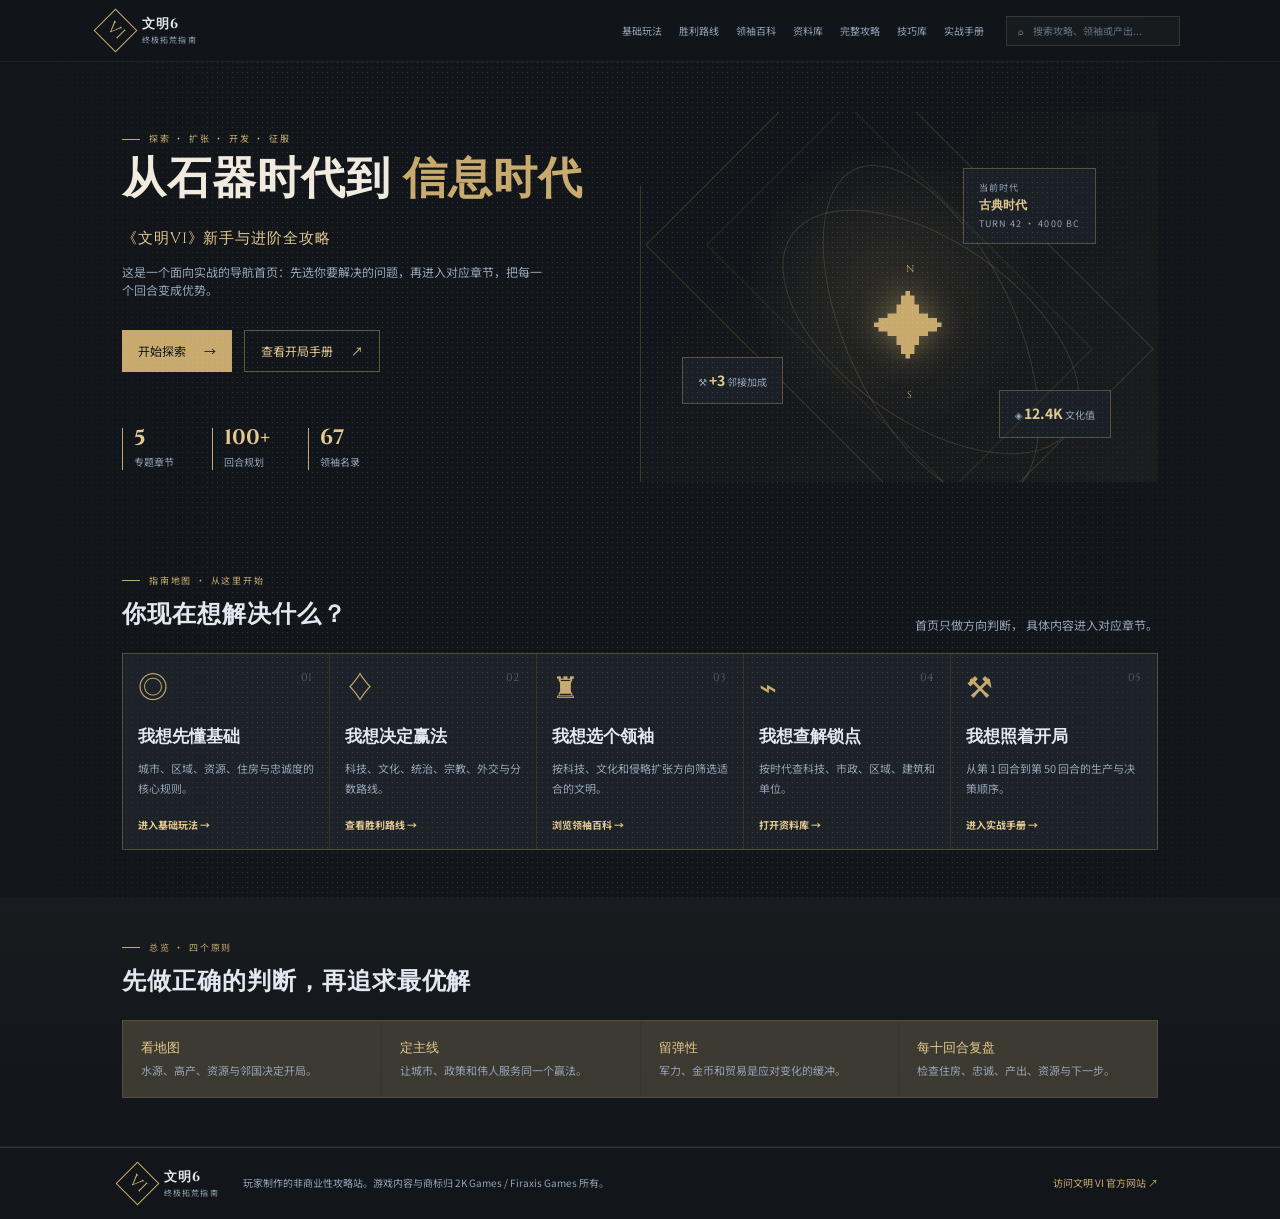
<file: index.html>
<!doctype html>
<html lang="zh-CN">
<head>
  <meta charset="UTF-8">
  <meta name="viewport" content="width=device-width, initial-scale=1">
  <meta name="description" content="文明6终极拓荒指南：从开局规划到胜利路线的玩家攻略站。">
  <title>文明6 · 终极拓荒指南</title>
  <link rel="preconnect" href="https://fonts.googleapis.com">
  <link rel="preconnect" href="https://fonts.gstatic.com" crossorigin>
  <link href="https://fonts.googleapis.com/css2?family=Cinzel:wght@500;600;700&family=Noto+Sans+SC:wght@400;500;600;700&display=swap" rel="stylesheet">
  <link rel="stylesheet" href="styles.css">
</head>
<body>
  <div class="site-shell">
    <header class="site-header" id="top">
      <div class="nav-wrap">
        <a class="brand" href="#top" aria-label="返回顶部"><span class="brand-mark">VI</span><span><b>文明6</b><small>终极拓荒指南</small></span></a>
        <button class="menu-toggle" type="button" aria-label="打开导航" aria-expanded="false">☰</button>
        <nav class="main-nav" aria-label="主导航">
          <a href="basics.html">基础玩法</a><a href="victories.html">胜利路线</a><a href="leaders.html">领袖百科</a><a href="database.html">资料库</a><a href="playbook.html">实战手册</a>
        </nav>
        <label class="search-box" aria-label="站内搜索"><span aria-hidden="true">⌕</span><input id="site-search" type="search" placeholder="搜索攻略、领袖或产出..."></label>
      </div>
    </header>

    <main>
      <section class="hero container" aria-labelledby="hero-title">
        <div class="hero-copy">
          <p class="eyebrow"><span></span> 探索 · 扩张 · 开发 · 征服</p>
          <h1 id="hero-title">从石器时代到 <em>信息时代</em></h1>
          <p class="hero-lede">《文明VI》新手与进阶全攻略</p>
          <p class="hero-text">这是一个面向实战的导航首页：先选你要解决的问题，再进入对应章节，把每一个回合变成优势。</p>
          <div class="hero-actions"><a class="button button-primary" href="basics.html">开始探索 <span>→</span></a><a class="button button-ghost" href="playbook.html">查看开局手册 <span>↗</span></a></div>
          <div class="hero-stats" aria-label="指南概览"><div><strong>5</strong><span>专题章节</span></div><div><strong>100+</strong><span>回合规划</span></div><div><strong>67</strong><span>领袖名录</span></div></div>
        </div>
        <div class="hero-art" aria-label="文明时代视觉装饰"><div class="orbital orbital-one"></div><div class="orbital orbital-two"></div><div class="compass"><span>N</span><i>✦</i><span>S</span></div><div class="era-card"><span>当前时代</span><b>古典时代</b><small>TURN 42 · 4000 BC</small></div><div class="stat-pill pill-one">⚒ <b>+3</b> 邻接加成</div><div class="stat-pill pill-two">◈ <b>12.4K</b> 文化值</div></div>
      </section>

      <section class="section container home-map" aria-labelledby="map-title">
        <div class="section-heading"><div><p class="eyebrow"><span></span> 指南地图 · 从这里开始</p><h2 id="map-title">你现在想解决什么？</h2></div><p>首页只做方向判断， 具体内容进入对应章节。</p></div>
        <div class="home-entry-grid">
          <a class="home-entry" href="basics.html"><span class="entry-no">01</span><span class="entry-icon">◎</span><h3>我想先懂基础</h3><p>城市、区域、资源、住房与忠诚度的核心规则。</p><b>进入基础玩法 →</b></a>
          <a class="home-entry" href="victories.html"><span class="entry-no">02</span><span class="entry-icon">♢</span><h3>我想决定赢法</h3><p>科技、文化、统治、宗教、外交与分数路线。</p><b>查看胜利路线 →</b></a>
          <a class="home-entry" href="leaders.html"><span class="entry-no">03</span><span class="entry-icon">♜</span><h3>我想选个领袖</h3><p>按科技、文化和侵略扩张方向筛选适合的文明。</p><b>浏览领袖百科 →</b></a>
          <a class="home-entry" href="database.html"><span class="entry-no">04</span><span class="entry-icon">⌁</span><h3>我想查解锁点</h3><p>按时代查科技、市政、区域、建筑和单位。</p><b>打开资料库 →</b></a>
          <a class="home-entry" href="playbook.html"><span class="entry-no">05</span><span class="entry-icon">⚒</span><h3>我想照着开局</h3><p>从第 1 回合到第 50 回合的生产与决策顺序。</p><b>进入实战手册 →</b></a>
        </div>
      </section>

      <section class="section tinted home-principles" aria-labelledby="principles-title">
        <div class="container"><div class="section-heading"><div><p class="eyebrow"><span></span> 总览 · 四个原则</p><h2 id="principles-title">先做正确的判断，再追求最优解</h2></div></div>
          <div class="principle-strip"><div><b>看地图</b><span>水源、高产、资源与邻国决定开局。</span></div><div><b>定主线</b><span>让城市、政策和伟人服务同一个赢法。</span></div><div><b>留弹性</b><span>军力、金币和贸易是应对变化的缓冲。</span></div><div><b>每十回合复盘</b><span>检查住房、忠诚、产出、资源与下一步。</span></div></div>
        </div>
      </section>
    </main>

    <footer class="site-footer"><div class="container footer-inner"><div class="brand"><span class="brand-mark">VI</span><span><b>文明6</b><small>终极拓荒指南</small></span></div><p>玩家制作的非商业性攻略站。游戏内容与商标归 2K Games / Firaxis Games 所有。</p><a href="https://civilization.2k.com/" target="_blank" rel="noreferrer">访问文明 VI 官方网站 ↗</a></div></footer>
  </div>
  <script src="site-nav.js"></script><script src="script.js"></script>
</body>
</html>
</file>
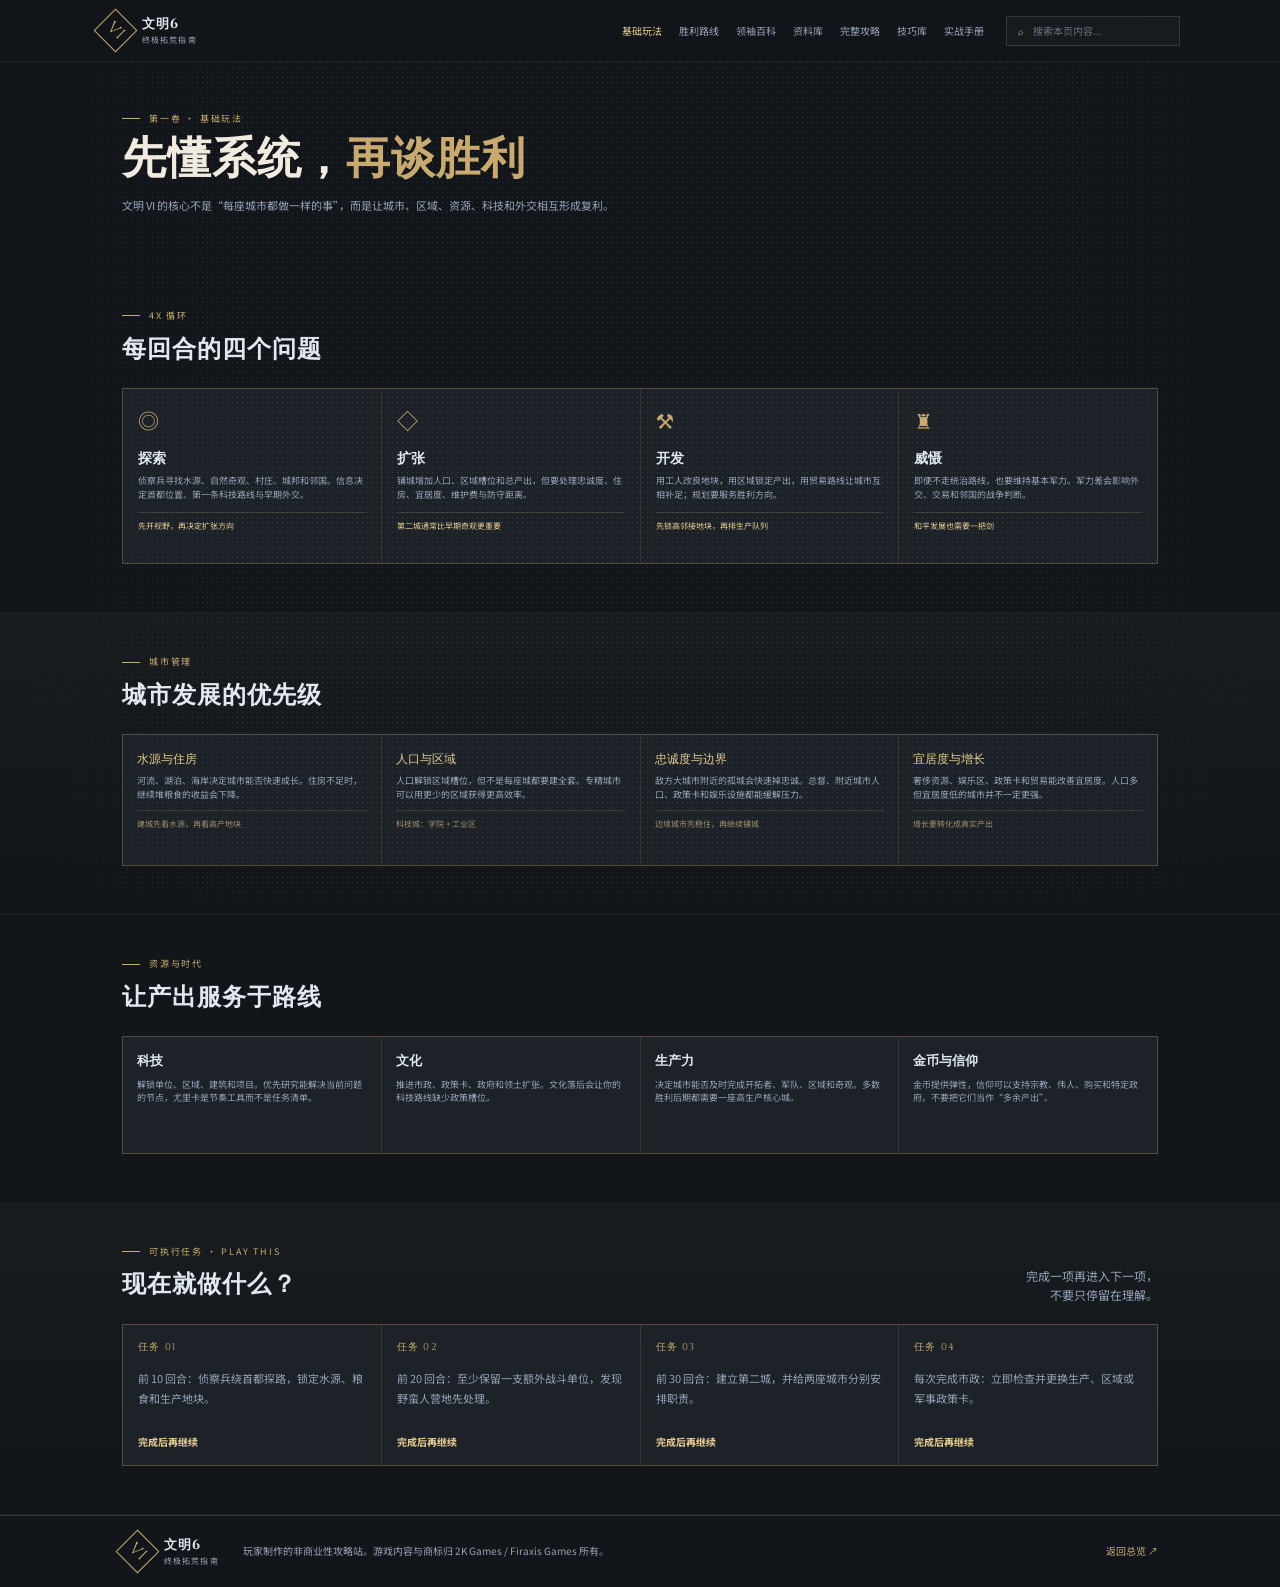
<file: basics.html>
<!doctype html><html lang="zh-CN"><head><meta charset="UTF-8"/><meta name="viewport" content="width=device-width,initial-scale=1"/><meta name="description" content="文明6基础玩法：4X循环、城市、区域、资源与时代。"/><title>基础玩法 · 文明6终极拓荒指南</title><link rel="preconnect" href="https://fonts.googleapis.com"/><link rel="preconnect" href="https://fonts.gstatic.com" crossorigin/><link href="https://fonts.googleapis.com/css2?family=Cinzel:wght@500;600;700&family=Noto+Sans+SC:wght@400;500;600;700&display=swap" rel="stylesheet"/><link rel="stylesheet" href="styles.css"/></head><body><div class="site-shell"><header class="site-header"><div class="nav-wrap"><a class="brand" href="index.html"><span class="brand-mark">VI</span><span><b>文明6</b><small>终极拓荒指南</small></span></a><button class="menu-toggle" type="button" aria-label="打开导航" aria-expanded="false">☰</button><nav class="main-nav" aria-label="主导航"><a href="basics.html">基础玩法</a><a href="victories.html">胜利路线</a><a href="leaders.html">领袖百科</a><a class="database-nav" href="database.html">资料库</a><a href="playbook.html">实战手册</a></nav><label class="search-box" aria-label="站内搜索"><span>⌕</span><input type="search" placeholder="搜索本页内容..."/></label></div></header><main><section class="page-hero container"><p class="eyebrow"><span></span> 第一卷 · 基础玩法</p><h1>先懂系统，<em>再谈胜利</em></h1><p>文明 VI 的核心不是“每座城市都做一样的事”，而是让城市、区域、资源、科技和外交相互形成复利。</p></section><section class="section container"><div class="section-heading"><div><p class="eyebrow"><span></span> 4X 循环</p><h2>每回合的四个问题</h2></div></div><div class="basics-grid"><article class="basic-card"><div class="basic-icon">◎</div><h3>探索</h3><p>侦察兵寻找水源、自然奇观、村庄、城邦和邻国。信息决定首都位置、第一条科技路线与早期外交。</p><div class="tip-line">先开视野，再决定扩张方向</div></article><article class="basic-card"><div class="basic-icon">◇</div><h3>扩张</h3><p>铺城增加人口、区域槽位和总产出，但要处理忠诚度、住房、宜居度、维护费与防守距离。</p><div class="tip-line">第二城通常比早期奇观更重要</div></article><article class="basic-card"><div class="basic-icon">⚒</div><h3>开发</h3><p>用工人改良地块，用区域锁定产出，用贸易路线让城市互相补足；规划要服务胜利方向。</p><div class="tip-line">先锁高邻接地块，再排生产队列</div></article><article class="basic-card"><div class="basic-icon">♜</div><h3>威慑</h3><p>即便不走统治路线，也要维持基本军力。军力差会影响外交、交易和邻国的战争判断。</p><div class="tip-line">和平发展也需要一把剑</div></article></div></section><section class="section tinted"><div class="container"><div class="section-heading"><div><p class="eyebrow"><span></span> 城市管理</p><h2>城市发展的优先级</h2></div></div><div class="knowledge-grid"><article><b>水源与住房</b><p>河流、湖泊、海岸决定城市能否快速成长。住房不足时，继续堆粮食的收益会下降。</p><small>建城先看水源，再看高产地块</small></article><article><b>人口与区域</b><p>人口解锁区域槽位，但不是每座城都要建全套。专精城市可以用更少的区域获得更高效率。</p><small>科技城：学院 + 工业区</small></article><article><b>忠诚度与边界</b><p>敌方大城市附近的孤城会快速掉忠诚。总督、附近城市人口、政策卡和娱乐设施都能缓解压力。</p><small>边境城市先稳住，再继续铺城</small></article><article><b>宜居度与增长</b><p>奢侈资源、娱乐区、政策卡和贸易能改善宜居度。人口多但宜居度低的城市并不一定更强。</p><small>增长要转化成真实产出</small></article></div></div></section><section class="section container"><div class="section-heading"><div><p class="eyebrow"><span></span> 资源与时代</p><h2>让产出服务于路线</h2></div></div><div class="resource-guide"><div class="resource-column"><h3>科技</h3><p>解锁单位、区域、建筑和项目。优先研究能解决当前问题的节点，尤里卡是节奏工具而不是任务清单。</p></div><div class="resource-column"><h3>文化</h3><p>推进市政、政策卡、政府和领土扩张。文化落后会让你的科技路线缺少政策槽位。</p></div><div class="resource-column"><h3>生产力</h3><p>决定城市能否及时完成开拓者、军队、区域和奇观。多数胜利后期都需要一座高生产核心城。</p></div><div class="resource-column"><h3>金币与信仰</h3><p>金币提供弹性，信仰可以支持宗教、伟人、购买和特定政府。不要把它们当作“多余产出”。</p></div></div></section></main><footer class="site-footer"><div class="container footer-inner"><div class="brand"><span class="brand-mark">VI</span><span><b>文明6</b><small>终极拓荒指南</small></span></div><p>玩家制作的非商业性攻略站。游戏内容与商标归 2K Games / Firaxis Games 所有。</p><a href="index.html">返回总览 ↗</a></div></footer></div><script src="site-nav.js"></script><script src="script.js"></script></body></html>
</file>
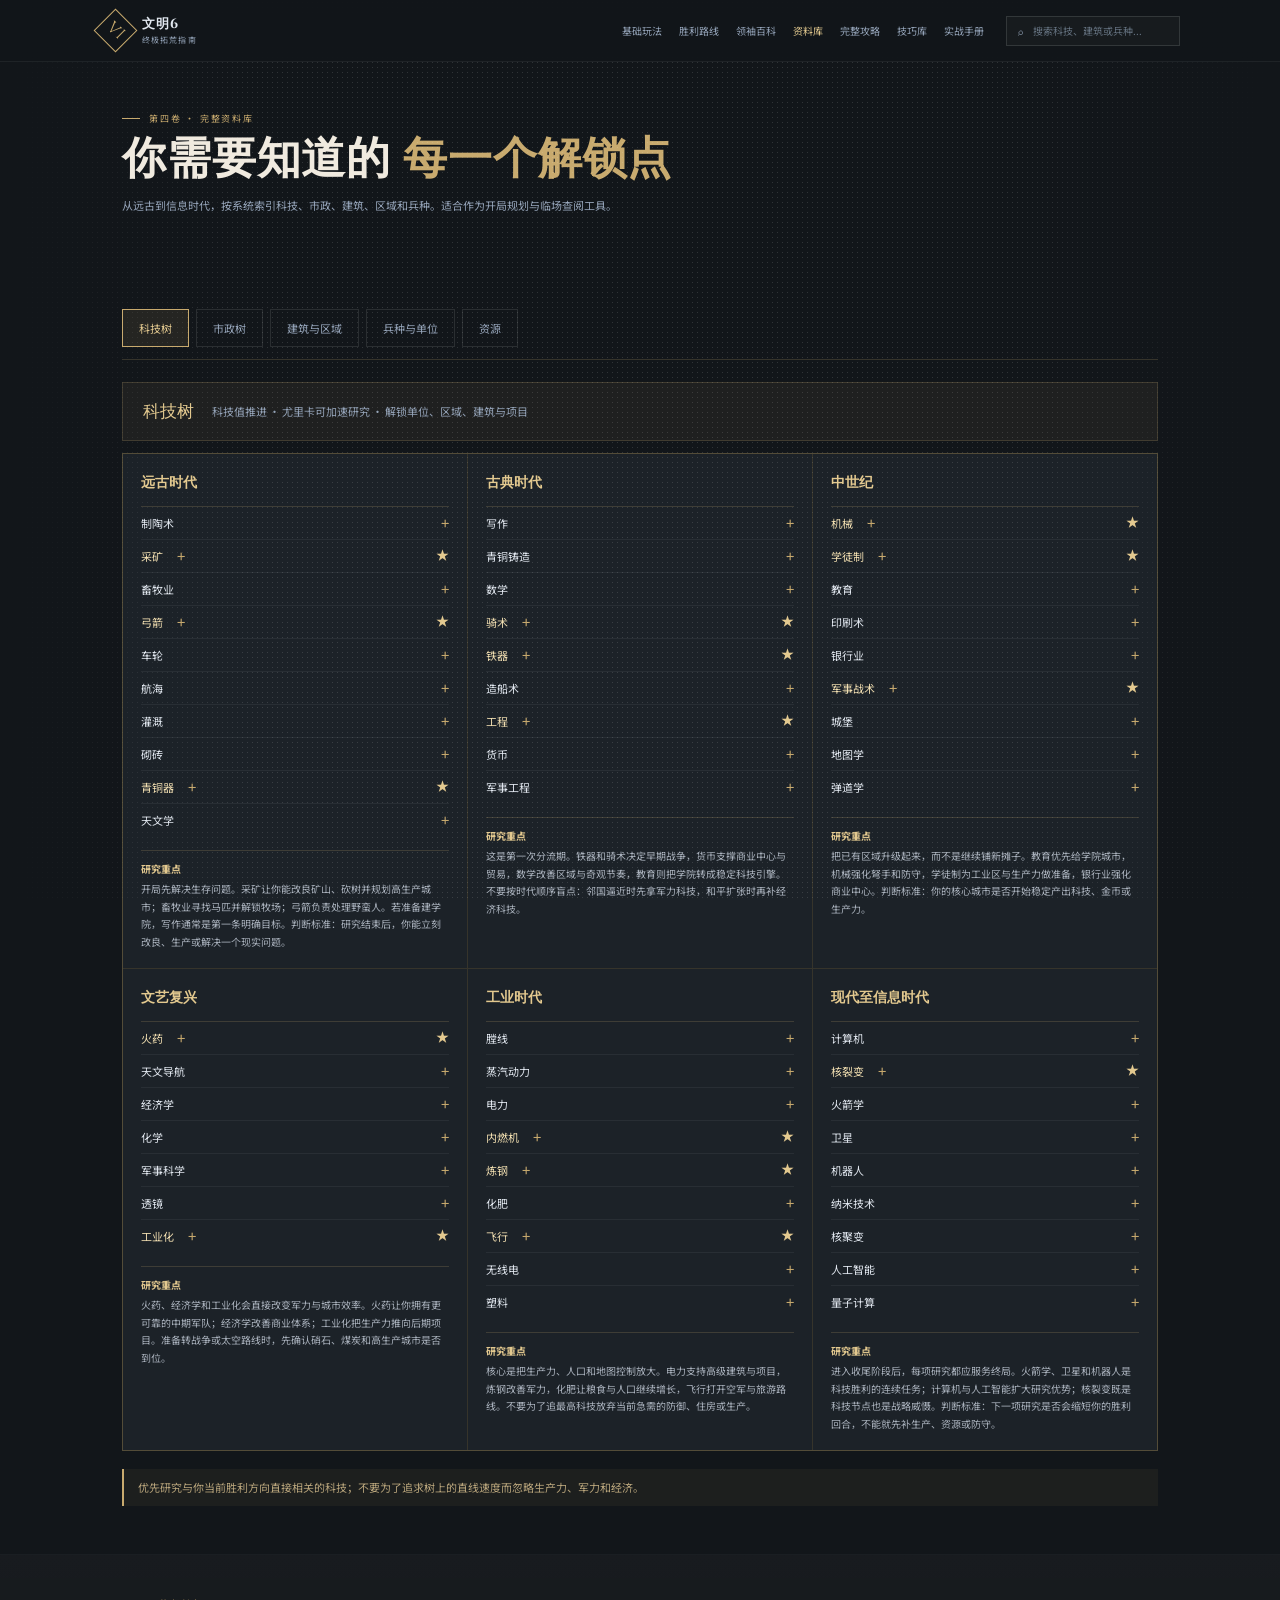
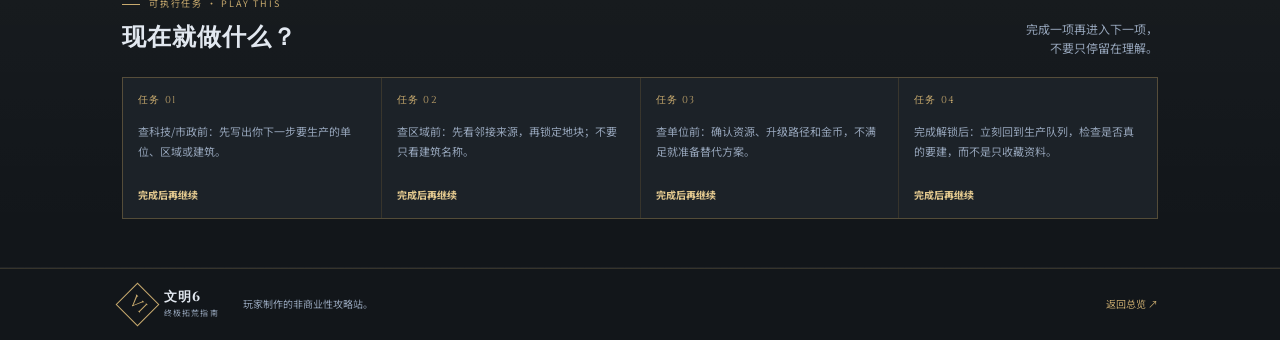
<file: database.html>
<!doctype html><html lang="zh-CN"><head><meta charset="UTF-8"/><meta name="viewport" content="width=device-width,initial-scale=1"/><meta name="description" content="文明6科技、市政、建筑、区域与兵种资料库。"/><title>资料库 · 文明6终极拓荒指南</title><link rel="preconnect" href="https://fonts.googleapis.com"/><link rel="preconnect" href="https://fonts.gstatic.com" crossorigin/><link href="https://fonts.googleapis.com/css2?family=Cinzel:wght@500;600;700&family=Noto+Sans+SC:wght@400;500;600;700&display=swap" rel="stylesheet"/><link rel="stylesheet" href="styles.css"/></head><body><div class="site-shell"><header class="site-header"><div class="nav-wrap"><a class="brand" href="index.html"><span class="brand-mark">VI</span><span><b>文明6</b><small>终极拓荒指南</small></span></a><button class="menu-toggle" type="button" aria-label="打开导航" aria-expanded="false">☰</button><nav class="main-nav"><a href="basics.html">基础玩法</a><a href="victories.html">胜利路线</a><a href="leaders.html">领袖百科</a><a class="database-nav" href="database.html">资料库</a><a href="playbook.html">实战手册</a></nav><label class="search-box"><span>⌕</span><input type="search" placeholder="搜索科技、建筑或兵种..."/></label></div></header><main><section class="page-hero container"><p class="eyebrow"><span></span> 第四卷 · 完整资料库</p><h1>你需要知道的 <em>每一个解锁点</em></h1><p>从远古到信息时代，按系统索引科技、市政、建筑、区域和兵种。适合作为开局规划与临场查阅工具。</p></section><section class="section container"><div class="database-tabs" role="tablist"><button class="database-tab active" data-db="tech" role="tab" aria-selected="true">科技树</button><button class="database-tab" data-db="civic" role="tab" aria-selected="false">市政树</button><button class="database-tab" data-db="building" role="tab" aria-selected="false">建筑与区域</button><button class="database-tab" data-db="unit" role="tab" aria-selected="false">兵种与单位</button></div><div class="database-panel active" data-db-panel="tech"><div class="db-summary"><b>科技树</b><span>科技值推进 · 尤里卡可加速研究 · 解锁单位、区域、建筑与项目</span></div><div class="era-columns"><div><h3>远古时代</h3><p>制陶术　采矿　畜牧业　弓箭　车轮　航海　灌溉　砌砖　青铜器　天文学</p></div><div><h3>古典时代</h3><p>写作　青铜铸造　数学　骑术　铁器　造船术　工程　货币　军事工程</p></div><div><h3>中世纪</h3><p>机械　学徒制　教育　印刷术　银行业　军事战术　城堡　地图学　弹道学</p></div><div><h3>文艺复兴</h3><p>火药　天文导航　经济学　化学　军事科学　透镜　工业化</p></div><div><h3>工业时代</h3><p>膛线　蒸汽动力　电力　内燃机　炼钢　化肥　飞行　无线电　塑料</p></div><div><h3>现代至信息时代</h3><p>计算机　核裂变　火箭学　卫星　机器人　纳米技术　核聚变　人工智能　量子计算</p></div></div><div class="db-tip">优先研究与你当前胜利方向直接相关的科技；不要为了追求树上的直线速度而忽略生产力、军力和经济。</div></div><div class="database-panel" data-db-panel="civic"><div class="db-summary"><b>市政树</b><span>文化值推进 · 鼓舞可加速研究 · 解锁政策卡、政府、区域与外交能力</span></div><div class="era-columns"><div><h3>远古时代</h3><p>法典　工艺　对外贸易　早期帝国　军事传统　神秘主义　国家劳动力</p></div><div><h3>古典时代</h3><p>防御战术　戏剧与诗歌　游戏与娱乐　军事训练　政治哲学　历史记录　神学</p></div><div><h3>中世纪</h3><p>民政　神权　封建主义　行会　中世纪集市　雇佣兵　海军传统</p></div><div><h3>文艺复兴</h3><p>外交服务　探索　人文主义　重商主义　改革教会　启蒙运动</p></div><div><h3>工业时代</h3><p>土木工程　殖民主义　民族主义　自然史　歌剧与芭蕾　焦土政策　城市化</p></div><div><h3>现代至信息时代</h3><p>资本主义　阶级斗争　保护主义　意识形态　大众传媒　动员　核计划　冷战　文化遗产　太空竞赛　全球化　社交媒体　未来公民</p></div></div><div class="db-tip">每次完成市政后检查政策槽位。科技路线不应忽视文化，因为政策卡决定你能否把领先转成胜利。</div></div><div class="database-panel" data-db-panel="building"><div class="db-summary"><b>建筑与区域</b><span>区域先于建筑 · 建筑链通常按基础、进阶、顶级三级升级</span></div><div class="catalog-grid"><article><h3>城市中心</h3><p>宫殿 · 纪念碑 · 谷仓 · 水车 · 古典城墙 · 中世纪城墙 · 文艺复兴城墙 · 下水道 · 防洪堤</p></article><article><h3>学院区</h3><p>图书馆 · 大学 · 研究实验室 · 伊斯兰学校 · 炼金术协会</p></article><article><h3>圣地</h3><p>神社 · 寺庙 · 礼拜堂 · 清真寺 · 犹太会堂 · 宝塔 · 大教堂 · 佛塔 · 瓦特寺</p></article><article><h3>商业中心</h3><p>市场 · 银行 · 证券交易所 · 大集市 · 镀金金库</p></article><article><h3>工业区</h3><p>工坊 · 工厂 · 发电厂 · 煤电厂 · 石油电厂 · 核电厂 · 电子工厂</p></article><article><h3>剧院广场</h3><p>露天剧场 · 博物馆 · 考古博物馆 · 艺术博物馆 · 广播中心 · 电影制片厂 · 玛拉埃</p></article><article><h3>军营</h3><p>兵营 · 马厩 · 军械库 · 军事学院 · 奥尔杜</p></article><article><h3>港口与机场</h3><p>灯塔 · 船坞 · 海港 · 机场 · 机库 · 空军基地</p></article><article><h3>娱乐、保护区与水上乐园</h3><p>竞技场 · 动物园 · 体育场 · 水族馆 · 小树林 · 圣所 · 城市公园</p></article><article><h3>政府与外交</h3><p>祖庭 · 谒见厅 · 军阀王座 · 外交部 · 大师礼拜堂 · 情报机构 · 国家历史博物馆</p></article></div><div class="db-tip">不要每座城市复制全套建筑链，先按城市职责选择区域，再补它真正需要的建筑。</div></div><div class="database-panel" data-db-panel="unit"><div class="db-summary"><b>兵种与单位</b><span>单位分为战斗、民用、支援、海军、空军和伟人系统</span></div><div class="unit-catalog"><article><h3>近战与侦察</h3><p>勇士 → 剑士 → 火枪手 → 线列步兵 → 步兵 → 机械化步兵</p><small>占城、护航与前排抗伤。</small></article><article><h3>远程单位</h3><p>投石兵 → 弓箭手 → 弩手 → 野战炮 → 机枪</p><small>依靠地形与前排掩护输出。</small></article><article><h3>骑兵与重骑兵</h3><p>骑手 → 重装骑手 → 骑士 → 胸甲骑兵 → 坦克 → 现代装甲</p><small>绕后、掠夺、追击和快速推进。</small></article><article><h3>攻城单位</h3><p>投石车 → 弩炮 → 炮 → 火箭炮</p><small>拆城防，必须有护卫与侦察。</small></article><article><h3>海军</h3><p>桨帆船 → 三列桨座 → 护卫舰 → 战列舰 → 导弹巡洋舰；潜艇 → 核潜艇</p><small>群岛地图与海岸胜利路线更重要。</small></article><article><h3>空军</h3><p>双翼机 → 战斗机 → 喷气战斗机；轰炸机 → 喷气轰炸机</p><small>机场与机库决定驻军容量。</small></article><article><h3>民用单位</h3><p>开拓者 · 工人 · 商人 · 间谍 · 传教士 · 使徒 · 考古学家 · 自然学家 · 摇滚乐队</p><small>避免暴露在前线。</small></article><article><h3>支援单位</h3><p>攻城塔 · 破城槌 · 医疗兵 · 观测气球 · 防空炮 · 军事工程师</p><small>支援加成常常决定攻城效率。</small></article></div><div class="db-tip">升级老兵通常比重新生产更快；远程适合大多数战争，骑兵适合开放地形，后期空军会改变战场尺度。</div></div></section></main><footer class="site-footer"><div class="container footer-inner"><div class="brand"><span class="brand-mark">VI</span><span><b>文明6</b><small>终极拓荒指南</small></span></div><p>玩家制作的非商业性攻略站。</p><a href="index.html">返回总览 ↗</a></div></footer></div><script src="site-nav.js"></script><script src="script.js"></script></body></html>
</file>
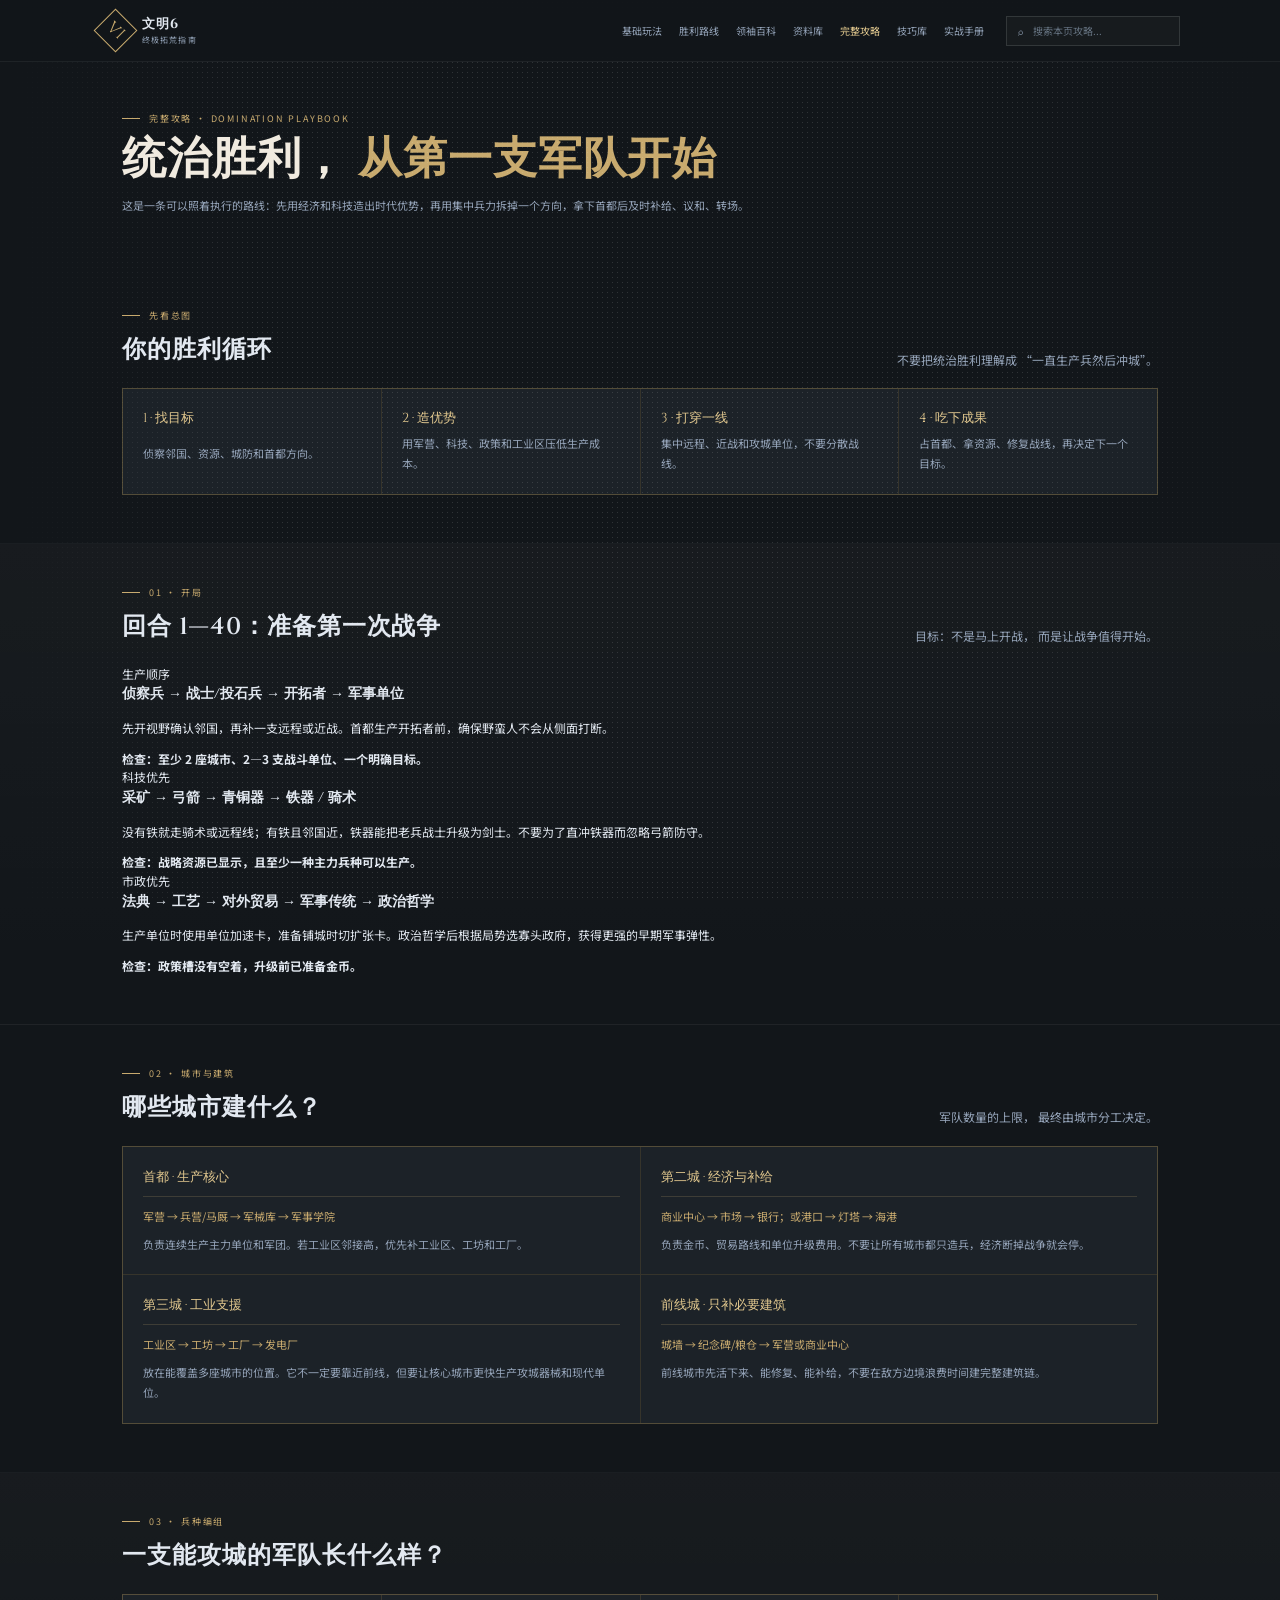
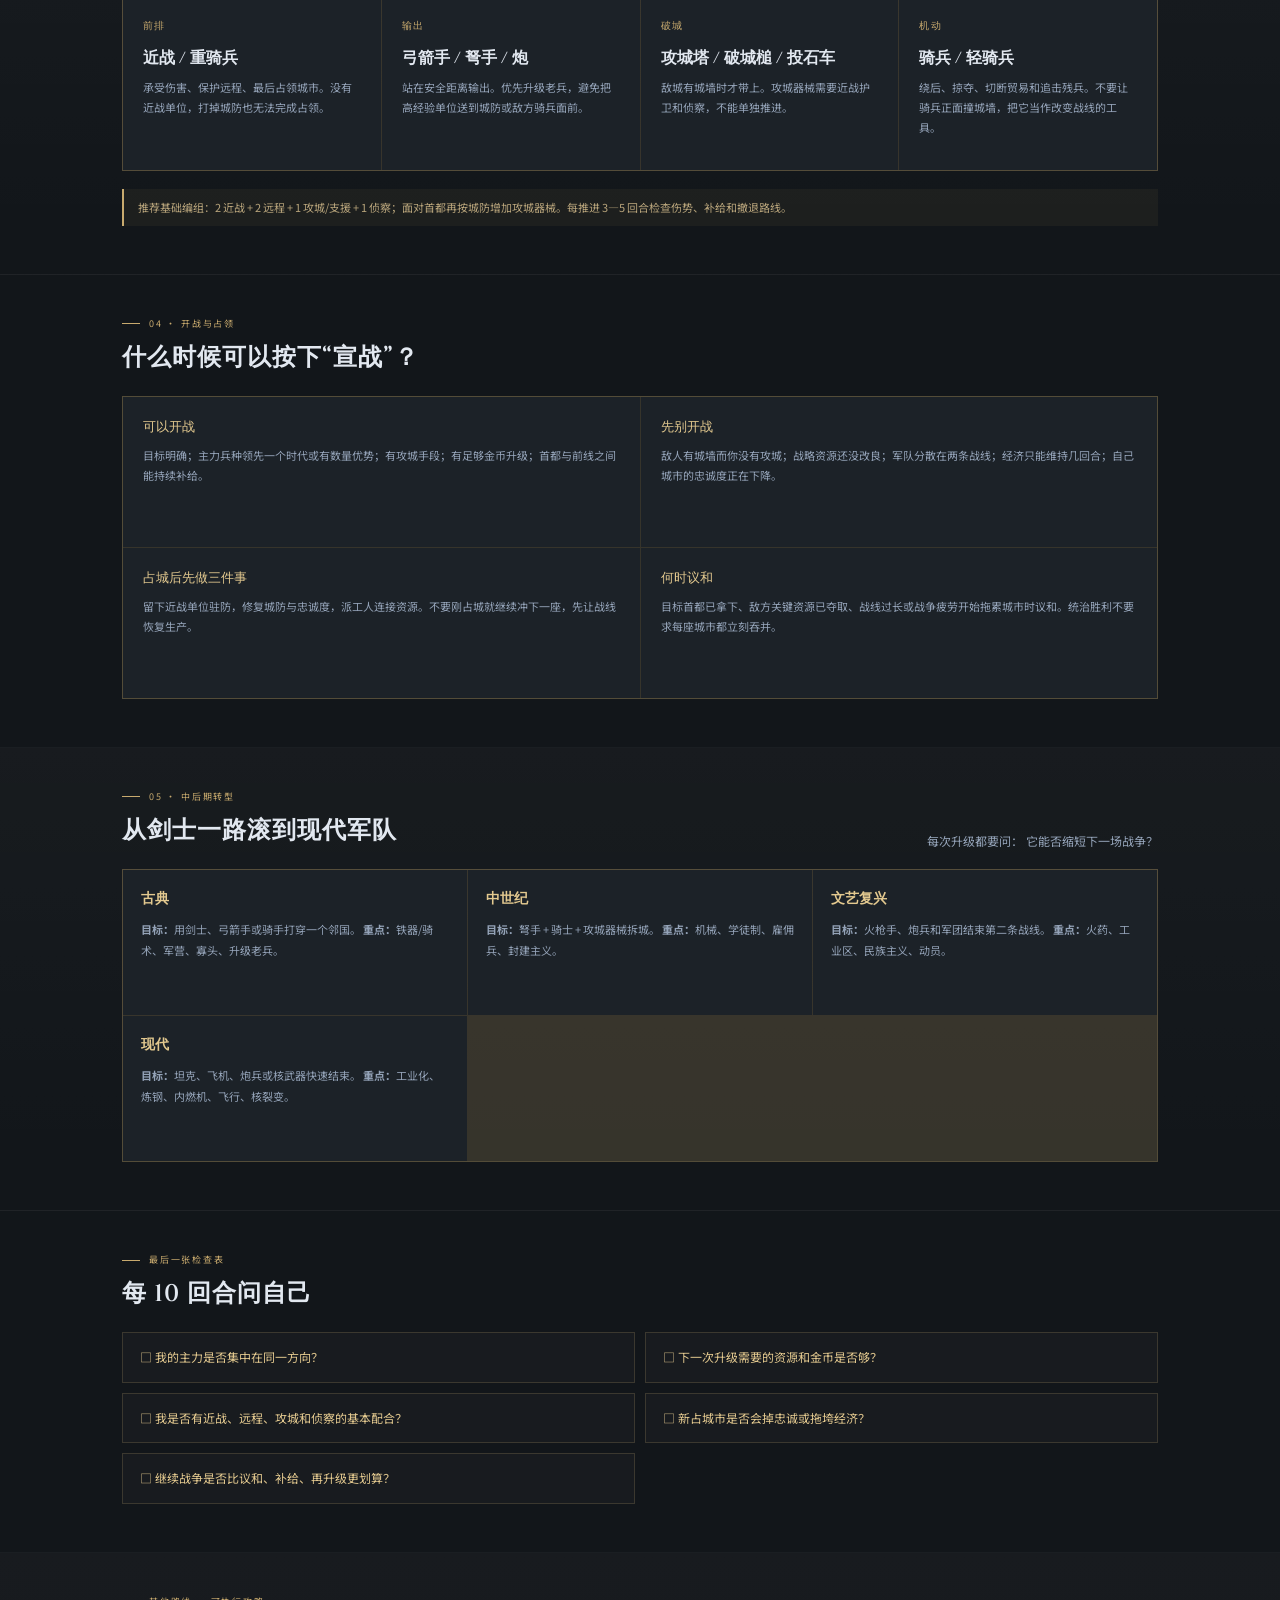
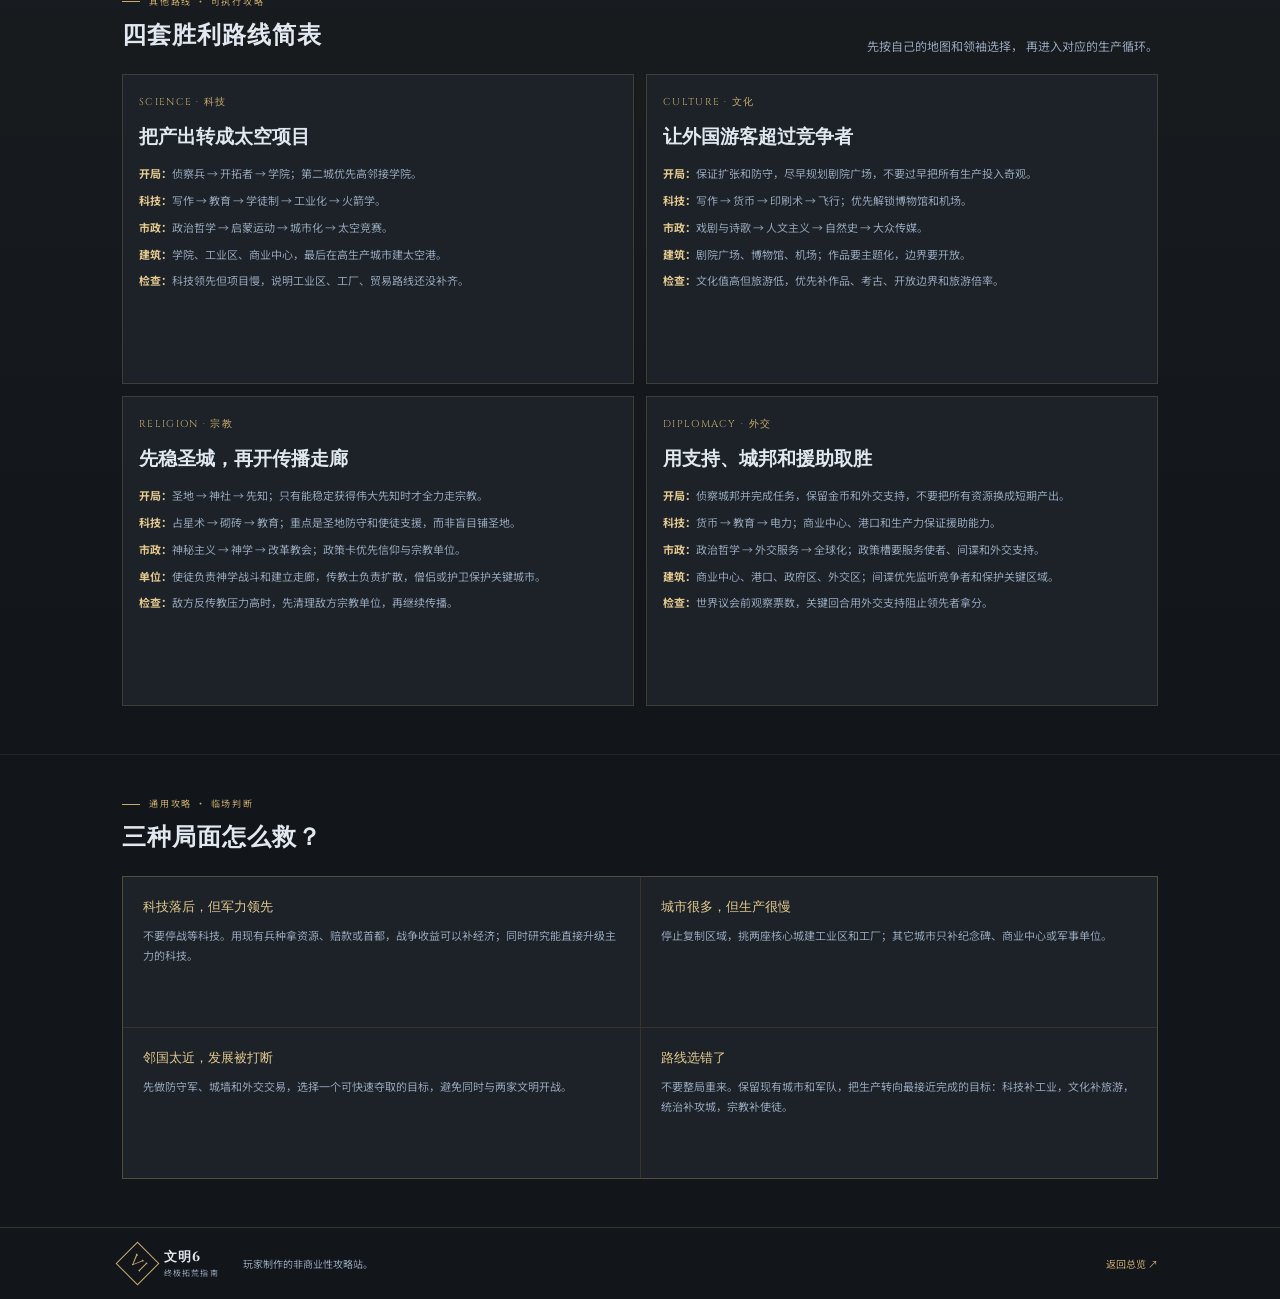
<file: domination.html>
<!doctype html>
<html lang="zh-CN">
<head>
  <meta charset="UTF-8"><meta name="viewport" content="width=device-width, initial-scale=1">
  <title>完整攻略 · 统治胜利 · 文明6终极拓荒指南</title>
  <link rel="preconnect" href="https://fonts.googleapis.com"><link rel="preconnect" href="https://fonts.gstatic.com" crossorigin>
  <link href="https://fonts.googleapis.com/css2?family=Cinzel:wght@500;600;700&family=Noto+Sans+SC:wght@400;500;600;700&display=swap" rel="stylesheet"><link rel="stylesheet" href="styles.css">
</head>
<body><div class="site-shell">
  <header class="site-header"><div class="nav-wrap"><a class="brand" href="index.html"><span class="brand-mark">VI</span><span><b>文明6</b><small>终极拓荒指南</small></span></a><button class="menu-toggle" type="button" aria-label="打开导航" aria-expanded="false">☰</button><nav class="main-nav" aria-label="主导航"><a href="basics.html">基础玩法</a><a href="victories.html">胜利路线</a><a href="leaders.html">领袖百科</a><a href="database.html">资料库</a><a href="domination.html">完整攻略</a><a href="playbook.html">实战手册</a></nav><label class="search-box"><span>⌕</span><input id="site-search" type="search" placeholder="搜索本页攻略..."></label></div></header>
  <main>
    <section class="page-hero container"><p class="eyebrow"><span></span> 完整攻略 · DOMINATION PLAYBOOK</p><h1>统治胜利， <em>从第一支军队开始</em></h1><p>这是一条可以照着执行的路线：先用经济和科技造出时代优势，再用集中兵力拆掉一个方向，拿下首都后及时补给、议和、转场。</p></section>

    <section class="section container guide-section"><div class="section-heading"><div><p class="eyebrow"><span></span> 先看总图</p><h2>你的胜利循环</h2></div><p>不要把统治胜利理解成 “一直生产兵然后冲城”。</p></div><div class="guide-cycle"><div><b>1 · 找目标</b><span>侦察邻国、资源、城防和首都方向。</span></div><div><b>2 · 造优势</b><span>用军营、科技、政策和工业区压低生产成本。</span></div><div><b>3 · 打穿一线</b><span>集中远程、近战和攻城单位，不要分散战线。</span></div><div><b>4 · 吃下成果</b><span>占首都、拿资源、修复战线，再决定下一个目标。</span></div></div></section>

    <section class="section tinted guide-section"><div class="container"><div class="section-heading"><div><p class="eyebrow"><span></span> 01 · 开局</p><h2>回合 1—40：准备第一次战争</h2></div><p>目标：不是马上开战， 而是让战争值得开始。</p></div><div class="guide-columns"><article><span>生产顺序</span><h3>侦察兵 → 战士/投石兵 → 开拓者 → 军事单位</h3><p>先开视野确认邻国，再补一支远程或近战。首都生产开拓者前，确保野蛮人不会从侧面打断。</p><b>检查：至少 2 座城市、2—3 支战斗单位、一个明确目标。</b></article><article><span>科技优先</span><h3>采矿 → 弓箭 → 青铜器 → 铁器 / 骑术</h3><p>没有铁就走骑术或远程线；有铁且邻国近，铁器能把老兵战士升级为剑士。不要为了直冲铁器而忽略弓箭防守。</p><b>检查：战略资源已显示，且至少一种主力兵种可以生产。</b></article><article><span>市政优先</span><h3>法典 → 工艺 → 对外贸易 → 军事传统 → 政治哲学</h3><p>生产单位时使用单位加速卡，准备铺城时切扩张卡。政治哲学后根据局势选寡头政府，获得更强的早期军事弹性。</p><b>检查：政策槽没有空着，升级前已准备金币。</b></article></div></div></section>

    <section class="section container guide-section"><div class="section-heading"><div><p class="eyebrow"><span></span> 02 · 城市与建筑</p><h2>哪些城市建什么？</h2></div><p>军队数量的上限， 最终由城市分工决定。</p></div><div class="guide-table"><div><b>首都 · 生产核心</b><span>军营 → 兵营/马厩 → 军械库 → 军事学院</span><p>负责连续生产主力单位和军团。若工业区邻接高，优先补工业区、工坊和工厂。</p></div><div><b>第二城 · 经济与补给</b><span>商业中心 → 市场 → 银行；或港口 → 灯塔 → 海港</span><p>负责金币、贸易路线和单位升级费用。不要让所有城市都只造兵，经济断掉战争就会停。</p></div><div><b>第三城 · 工业支援</b><span>工业区 → 工坊 → 工厂 → 发电厂</span><p>放在能覆盖多座城市的位置。它不一定要靠近前线，但要让核心城市更快生产攻城器械和现代单位。</p></div><div><b>前线城 · 只补必要建筑</b><span>城墙 → 纪念碑/粮仓 → 军营或商业中心</span><p>前线城市先活下来、能修复、能补给，不要在敌方边境浪费时间建完整建筑链。</p></div></div></section>

    <section class="section tinted guide-section"><div class="container"><div class="section-heading"><div><p class="eyebrow"><span></span> 03 · 兵种编组</p><h2>一支能攻城的军队长什么样？</h2></div></div><div class="formation-grid"><article><span>前排</span><h3>近战 / 重骑兵</h3><p>承受伤害、保护远程、最后占领城市。没有近战单位，打掉城防也无法完成占领。</p></article><article><span>输出</span><h3>弓箭手 / 弩手 / 炮</h3><p>站在安全距离输出。优先升级老兵，避免把高经验单位送到城防或敌方骑兵面前。</p></article><article><span>破城</span><h3>攻城塔 / 破城槌 / 投石车</h3><p>敌城有城墙时才带上。攻城器械需要近战护卫和侦察，不能单独推进。</p></article><article><span>机动</span><h3>骑兵 / 轻骑兵</h3><p>绕后、掠夺、切断贸易和追击残兵。不要让骑兵正面撞城墙，把它当作改变战线的工具。</p></article></div><div class="db-tip">推荐基础编组：2 近战 + 2 远程 + 1 攻城/支援 + 1 侦察；面对首都再按城防增加攻城器械。每推进 3—5 回合检查伤势、补给和撤退路线。</div></div></section>

    <section class="section container guide-section"><div class="section-heading"><div><p class="eyebrow"><span></span> 04 · 开战与占领</p><h2>什么时候可以按下“宣战”？</h2></div></div><div class="decision-grid"><article><b>可以开战</b><p>目标明确；主力兵种领先一个时代或有数量优势；有攻城手段；有足够金币升级；首都与前线之间能持续补给。</p></article><article><b>先别开战</b><p>敌人有城墙而你没有攻城；战略资源还没改良；军队分散在两条战线；经济只能维持几回合；自己城市的忠诚度正在下降。</p></article><article><b>占城后先做三件事</b><p>留下近战单位驻防，修复城防与忠诚度，派工人连接资源。不要刚占城就继续冲下一座，先让战线恢复生产。</p></article><article><b>何时议和</b><p>目标首都已拿下、敌方关键资源已夺取、战线过长或战争疲劳开始拖累城市时议和。统治胜利不要求每座城市都立刻吞并。</p></article></div></section>

    <section class="section tinted guide-section"><div class="container"><div class="section-heading"><div><p class="eyebrow"><span></span> 05 · 中后期转型</p><h2>从剑士一路滚到现代军队</h2></div><p>每次升级都要问： 它能否缩短下一场战争？</p></div><div class="era-columns guide-eras"><div><h3>古典</h3><p><b>目标：</b>用剑士、弓箭手或骑手打穿一个邻国。 <b>重点：</b>铁器/骑术、军营、寡头、升级老兵。</p></div><div><h3>中世纪</h3><p><b>目标：</b>弩手 + 骑士 + 攻城器械拆城。 <b>重点：</b>机械、学徒制、雇佣兵、封建主义。</p></div><div><h3>文艺复兴</h3><p><b>目标：</b>火枪手、炮兵和军团结束第二条战线。 <b>重点：</b>火药、工业区、民族主义、动员。</p></div><div><h3>现代</h3><p><b>目标：</b>坦克、飞机、炮兵或核武器快速结束。 <b>重点：</b>工业化、炼钢、内燃机、飞行、核裂变。</p></div></div></div></section>

    <section class="section container guide-section"><div class="section-heading"><div><p class="eyebrow"><span></span> 最后一张检查表</p><h2>每 10 回合问自己</h2></div></div><div class="checklist"><label>□ 我的主力是否集中在同一方向？</label><label>□ 下一次升级需要的资源和金币是否够？</label><label>□ 我是否有近战、远程、攻城和侦察的基本配合？</label><label>□ 新占城市是否会掉忠诚或拖垮经济？</label><label>□ 继续战争是否比议和、补给、再升级更划算？</label></div></section>
  </main>
    <section class="section tinted guide-section"><div class="container"><div class="section-heading"><div><p class="eyebrow"><span></span> 其他路线 · 可执行攻略</p><h2>四套胜利路线简表</h2></div><p>先按自己的地图和领袖选择， 再进入对应的生产循环。</p></div><div class="route-guide-grid">
      <article><span>SCIENCE · 科技</span><h3>把产出转成太空项目</h3><p><b>开局：</b>侦察兵 → 开拓者 → 学院；第二城优先高邻接学院。</p><p><b>科技：</b>写作 → 教育 → 学徒制 → 工业化 → 火箭学。</p><p><b>市政：</b>政治哲学 → 启蒙运动 → 城市化 → 太空竞赛。</p><p><b>建筑：</b>学院、工业区、商业中心，最后在高生产城市建太空港。</p><p><b>检查：</b>科技领先但项目慢，说明工业区、工厂、贸易路线还没补齐。</p></article>
      <article><span>CULTURE · 文化</span><h3>让外国游客超过竞争者</h3><p><b>开局：</b>保证扩张和防守，尽早规划剧院广场，不要过早把所有生产投入奇观。</p><p><b>科技：</b>写作 → 货币 → 印刷术 → 飞行；优先解锁博物馆和机场。</p><p><b>市政：</b>戏剧与诗歌 → 人文主义 → 自然史 → 大众传媒。</p><p><b>建筑：</b>剧院广场、博物馆、机场；作品要主题化，边界要开放。</p><p><b>检查：</b>文化值高但旅游低，优先补作品、考古、开放边界和旅游倍率。</p></article>
      <article><span>RELIGION · 宗教</span><h3>先稳圣城，再开传播走廊</h3><p><b>开局：</b>圣地 → 神社 → 先知；只有能稳定获得伟大先知时才全力走宗教。</p><p><b>科技：</b>占星术 → 砌砖 → 教育；重点是圣地防守和使徒支援，而非盲目铺圣地。</p><p><b>市政：</b>神秘主义 → 神学 → 改革教会；政策卡优先信仰与宗教单位。</p><p><b>单位：</b>使徒负责神学战斗和建立走廊，传教士负责扩散，僧侣或护卫保护关键城市。</p><p><b>检查：</b>敌方反传教压力高时，先清理敌方宗教单位，再继续传播。</p></article>
      <article><span>DIPLOMACY · 外交</span><h3>用支持、城邦和援助取胜</h3><p><b>开局：</b>侦察城邦并完成任务，保留金币和外交支持，不要把所有资源换成短期产出。</p><p><b>科技：</b>货币 → 教育 → 电力；商业中心、港口和生产力保证援助能力。</p><p><b>市政：</b>政治哲学 → 外交服务 → 全球化；政策槽要服务使者、间谍和外交支持。</p><p><b>建筑：</b>商业中心、港口、政府区、外交区；间谍优先监听竞争者和保护关键区域。</p><p><b>检查：</b>世界议会前观察票数，关键回合用外交支持阻止领先者拿分。</p></article>
    </div></div></section>

    <section class="section container guide-section"><div class="section-heading"><div><p class="eyebrow"><span></span> 通用攻略 · 临场判断</p><h2>三种局面怎么救？</h2></div></div><div class="decision-grid"><article><b>科技落后，但军力领先</b><p>不要停战等科技。用现有兵种拿资源、赔款或首都，战争收益可以补经济；同时研究能直接升级主力的科技。</p></article><article><b>城市很多，但生产很慢</b><p>停止复制区域，挑两座核心城建工业区和工厂；其它城市只补纪念碑、商业中心或军事单位。</p></article><article><b>邻国太近，发展被打断</b><p>先做防守军、城墙和外交交易，选择一个可快速夺取的目标，避免同时与两家文明开战。</p></article><article><b>路线选错了</b><p>不要整局重来。保留现有城市和军队，把生产转向最接近完成的目标：科技补工业，文化补旅游，统治补攻城，宗教补使徒。</p></article></div></section>
  </main>
  <footer class="site-footer"><div class="container footer-inner"><div class="brand"><span class="brand-mark">VI</span><span><b>文明6</b><small>终极拓荒指南</small></span></div><p>玩家制作的非商业性攻略站。</p><a href="index.html">返回总览 ↗</a></div></footer>
</div><script src="site-nav.js"></script><script src="script.js"></script></body></html>
</file>
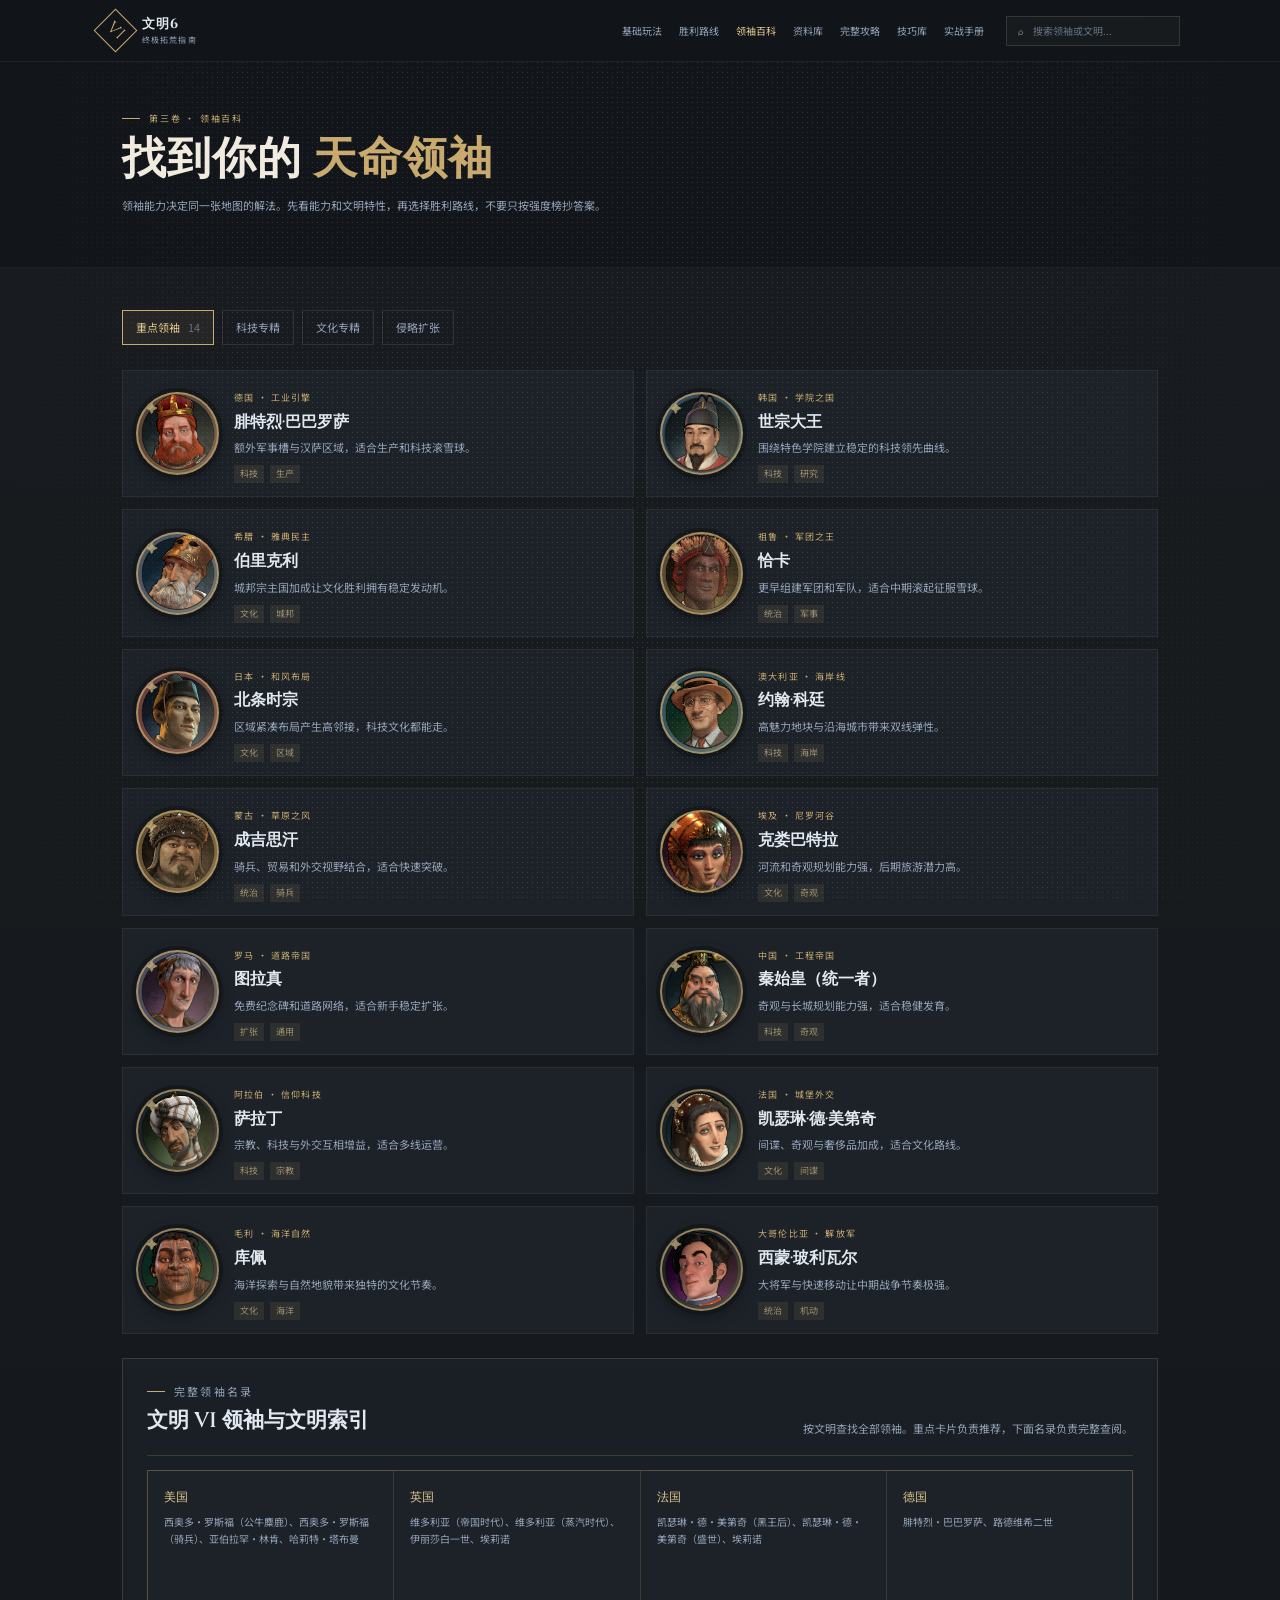
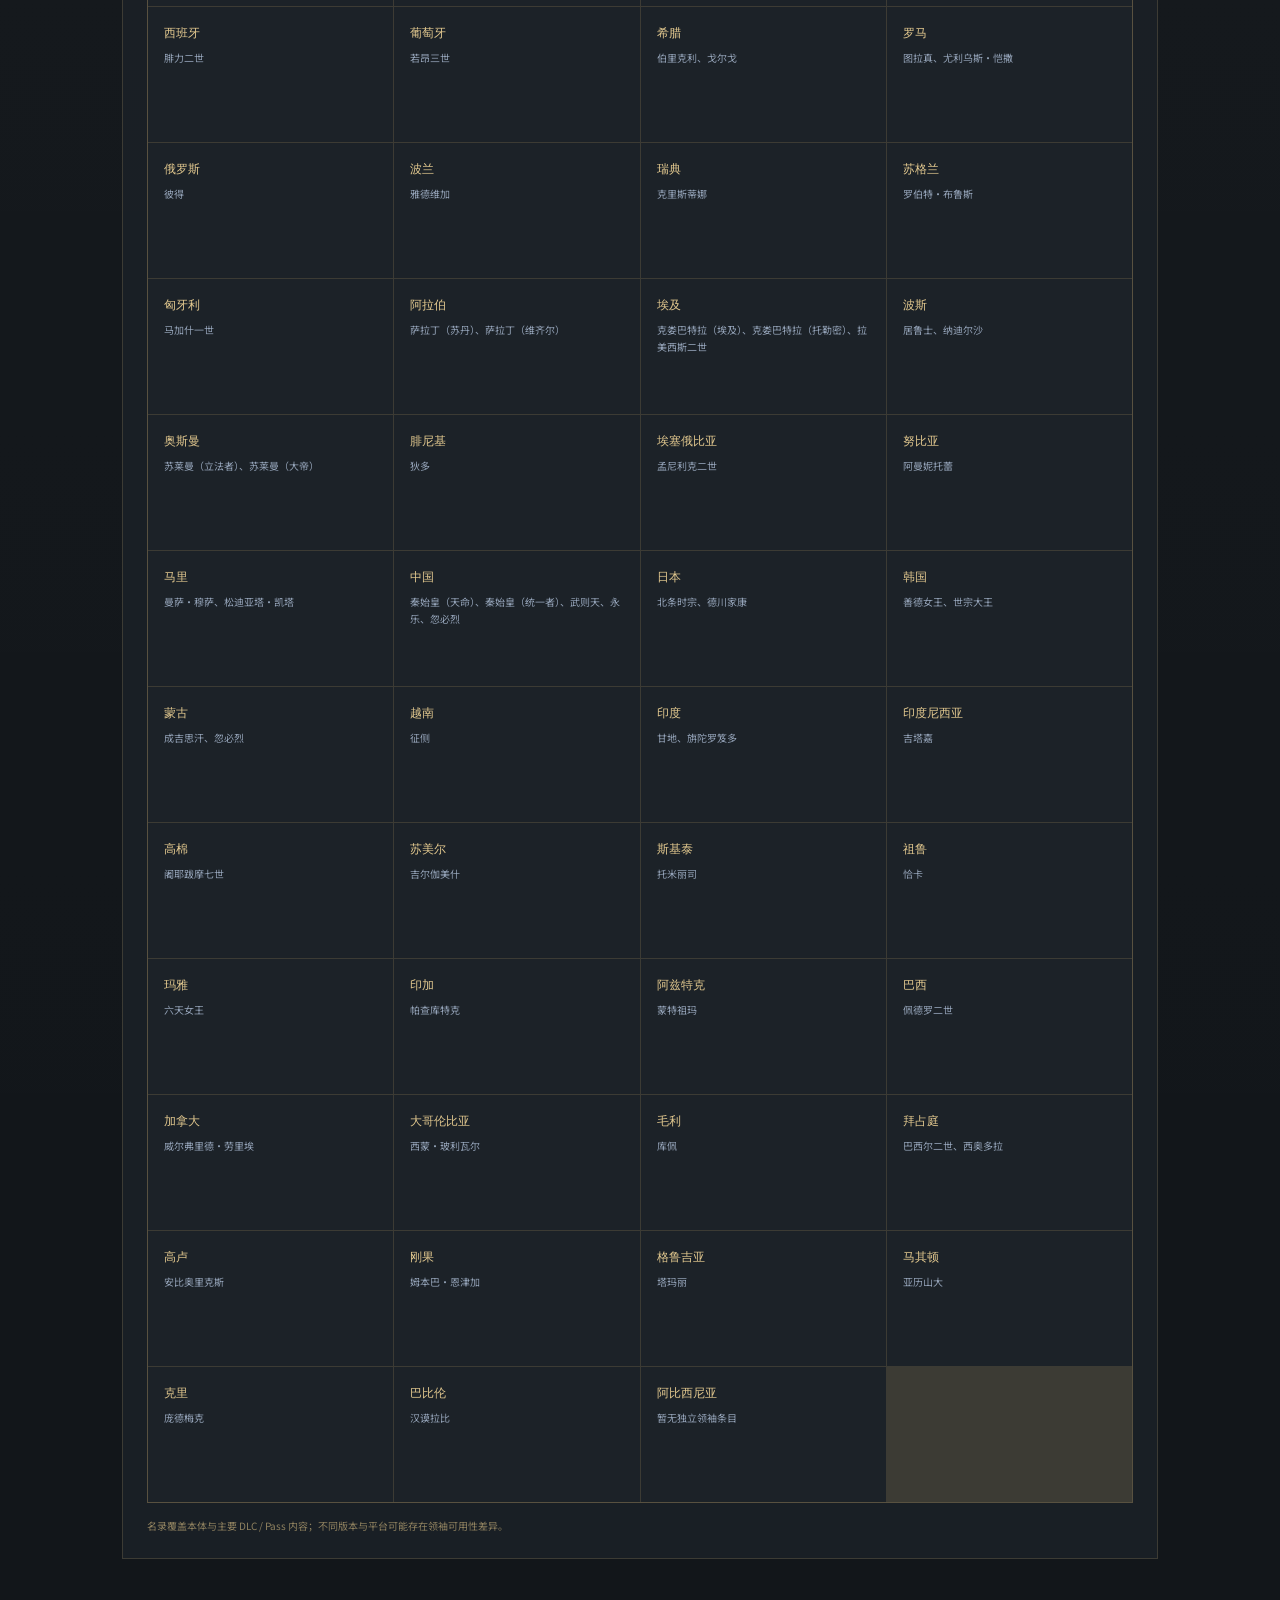
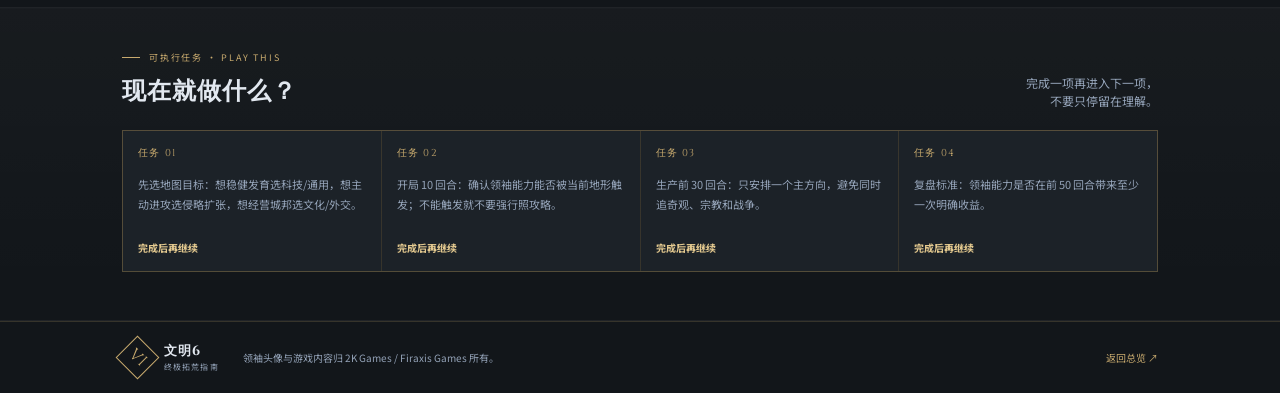
<file: leaders.html>
<!doctype html><html lang="zh-CN"><head><meta charset="UTF-8"/><meta name="viewport" content="width=device-width,initial-scale=1"/><meta name="description" content="文明6领袖百科、推荐与完整领袖名录。"/><title>领袖百科 · 文明6终极拓荒指南</title><link rel="preconnect" href="https://fonts.googleapis.com"/><link rel="preconnect" href="https://fonts.gstatic.com" crossorigin/><link href="https://fonts.googleapis.com/css2?family=Cinzel:wght@500;600;700&family=Noto+Sans+SC:wght@400;500;600;700&display=swap" rel="stylesheet"/><link rel="stylesheet" href="styles.css"/></head><body><div class="site-shell"><header class="site-header"><div class="nav-wrap"><a class="brand" href="index.html"><span class="brand-mark">VI</span><span><b>文明6</b><small>终极拓荒指南</small></span></a><button class="menu-toggle" type="button" aria-label="打开导航" aria-expanded="false">☰</button><nav class="main-nav"><a href="basics.html">基础玩法</a><a href="victories.html">胜利路线</a><a href="leaders.html">领袖百科</a><a class="database-nav" href="database.html">资料库</a><a href="playbook.html">实战手册</a></nav><label class="search-box"><span>⌕</span><input id="leader-search" type="search" placeholder="搜索领袖或文明..."/></label></div></header><main><section class="page-hero container"><p class="eyebrow"><span></span> 第三卷 · 领袖百科</p><h1>找到你的 <em>天命领袖</em></h1><p>领袖能力决定同一张地图的解法。先看能力和文明特性，再选择胜利路线，不要只按强度榜抄答案。</p></section><section class="section tinted" id="leaders"><div class="container"><div class="filter-row" role="group" aria-label="筛选领袖"><button class="filter active" data-filter="all">重点领袖 <span>14</span></button><button class="filter" data-filter="science">科技专精</button><button class="filter" data-filter="culture">文化专精</button><button class="filter" data-filter="aggressive">侵略扩张</button></div><div class="leader-grid" id="leader-grid">
              <article class="leader-card" data-tags="science"><div class="leader-portrait portrait-de"><span>德</span></div><div class="leader-info"><span class="leader-civ">德国 · 工业引擎</span><h3>腓特烈·巴巴罗萨</h3><p>额外军事槽与汉萨区域，适合生产和科技滚雪球。</p><div class="leader-tags"><span>科技</span><span>生产</span></div></div></article><article class="leader-card" data-tags="science"><div class="leader-portrait portrait-korea"><span>韩</span></div><div class="leader-info"><span class="leader-civ">韩国 · 学院之国</span><h3>世宗大王</h3><p>围绕特色学院建立稳定的科技领先曲线。</p><div class="leader-tags"><span>科技</span><span>研究</span></div></div></article><article class="leader-card" data-tags="culture"><div class="leader-portrait portrait-greece"><span>希</span></div><div class="leader-info"><span class="leader-civ">希腊 · 雅典民主</span><h3>伯里克利</h3><p>城邦宗主国加成让文化胜利拥有稳定发动机。</p><div class="leader-tags"><span>文化</span><span>城邦</span></div></div></article><article class="leader-card" data-tags="aggressive"><div class="leader-portrait portrait-zulu"><span>祖</span></div><div class="leader-info"><span class="leader-civ">祖鲁 · 军团之王</span><h3>恰卡</h3><p>更早组建军团和军队，适合中期滚起征服雪球。</p><div class="leader-tags"><span>统治</span><span>军事</span></div></div></article><article class="leader-card" data-tags="culture"><div class="leader-portrait portrait-japan"><span>日</span></div><div class="leader-info"><span class="leader-civ">日本 · 和风布局</span><h3>北条时宗</h3><p>区域紧凑布局产生高邻接，科技文化都能走。</p><div class="leader-tags"><span>文化</span><span>区域</span></div></div></article><article class="leader-card" data-tags="science"><div class="leader-portrait portrait-australia"><span>澳</span></div><div class="leader-info"><span class="leader-civ">澳大利亚 · 海岸线</span><h3>约翰·科廷</h3><p>高魅力地块与沿海城市带来双线弹性。</p><div class="leader-tags"><span>科技</span><span>海岸</span></div></div></article><article class="leader-card" data-tags="aggressive"><div class="leader-portrait portrait-mongolia"><span>蒙</span></div><div class="leader-info"><span class="leader-civ">蒙古 · 草原之风</span><h3>成吉思汗</h3><p>骑兵、贸易和外交视野结合，适合快速突破。</p><div class="leader-tags"><span>统治</span><span>骑兵</span></div></div></article><article class="leader-card" data-tags="culture"><div class="leader-portrait portrait-egypt"><span>埃</span></div><div class="leader-info"><span class="leader-civ">埃及 · 尼罗河谷</span><h3>克娄巴特拉</h3><p>河流和奇观规划能力强，后期旅游潜力高。</p><div class="leader-tags"><span>文化</span><span>奇观</span></div></div></article><article class="leader-card" data-tags="aggressive"><div class="leader-portrait portrait-rome"><span>罗</span></div><div class="leader-info"><span class="leader-civ">罗马 · 道路帝国</span><h3>图拉真</h3><p>免费纪念碑和道路网络，适合新手稳定扩张。</p><div class="leader-tags"><span>扩张</span><span>通用</span></div></div></article><article class="leader-card" data-tags="science"><div class="leader-portrait portrait-china"><span>中</span></div><div class="leader-info"><span class="leader-civ">中国 · 工程帝国</span><h3>秦始皇（统一者）</h3><p>奇观与长城规划能力强，适合稳健发育。</p><div class="leader-tags"><span>科技</span><span>奇观</span></div></div></article><article class="leader-card" data-tags="science"><div class="leader-portrait portrait-arabia"><span>阿</span></div><div class="leader-info"><span class="leader-civ">阿拉伯 · 信仰科技</span><h3>萨拉丁</h3><p>宗教、科技与外交互相增益，适合多线运营。</p><div class="leader-tags"><span>科技</span><span>宗教</span></div></div></article><article class="leader-card" data-tags="culture"><div class="leader-portrait portrait-france"><span>法</span></div><div class="leader-info"><span class="leader-civ">法国 · 城堡外交</span><h3>凯瑟琳·德·美第奇</h3><p>间谍、奇观与奢侈品加成，适合文化路线。</p><div class="leader-tags"><span>文化</span><span>间谍</span></div></div></article><article class="leader-card" data-tags="culture"><div class="leader-portrait portrait-maori"><span>毛</span></div><div class="leader-info"><span class="leader-civ">毛利 · 海洋自然</span><h3>库佩</h3><p>海洋探索与自然地貌带来独特的文化节奏。</p><div class="leader-tags"><span>文化</span><span>海洋</span></div></div></article><article class="leader-card" data-tags="aggressive"><div class="leader-portrait portrait-colombia"><span>哥</span></div><div class="leader-info"><span class="leader-civ">大哥伦比亚 · 解放军</span><h3>西蒙·玻利瓦尔</h3><p>大将军与快速移动让中期战争节奏极强。</p><div class="leader-tags"><span>统治</span><span>机动</span></div></div></article>
            </div><div class="directory-card"><h3>完整领袖名录</h3><p>包含本体、Rise & Fall、Gathering Storm、New Frontier Pass、Leader Pass 与免费领袖，共 67 个 Civilopedia 领袖条目。</p><a class="button button-ghost" href="index.html#leader-directory">查看完整名录</a></div></div></section></main><footer class="site-footer"><div class="container footer-inner"><div class="brand"><span class="brand-mark">VI</span><span><b>文明6</b><small>终极拓荒指南</small></span></div><p>领袖头像与游戏内容归 2K Games / Firaxis Games 所有。</p><a href="index.html">返回总览 ↗</a></div></footer></div><script src="site-nav.js"></script><script src="script.js"></script></body></html>
</file>
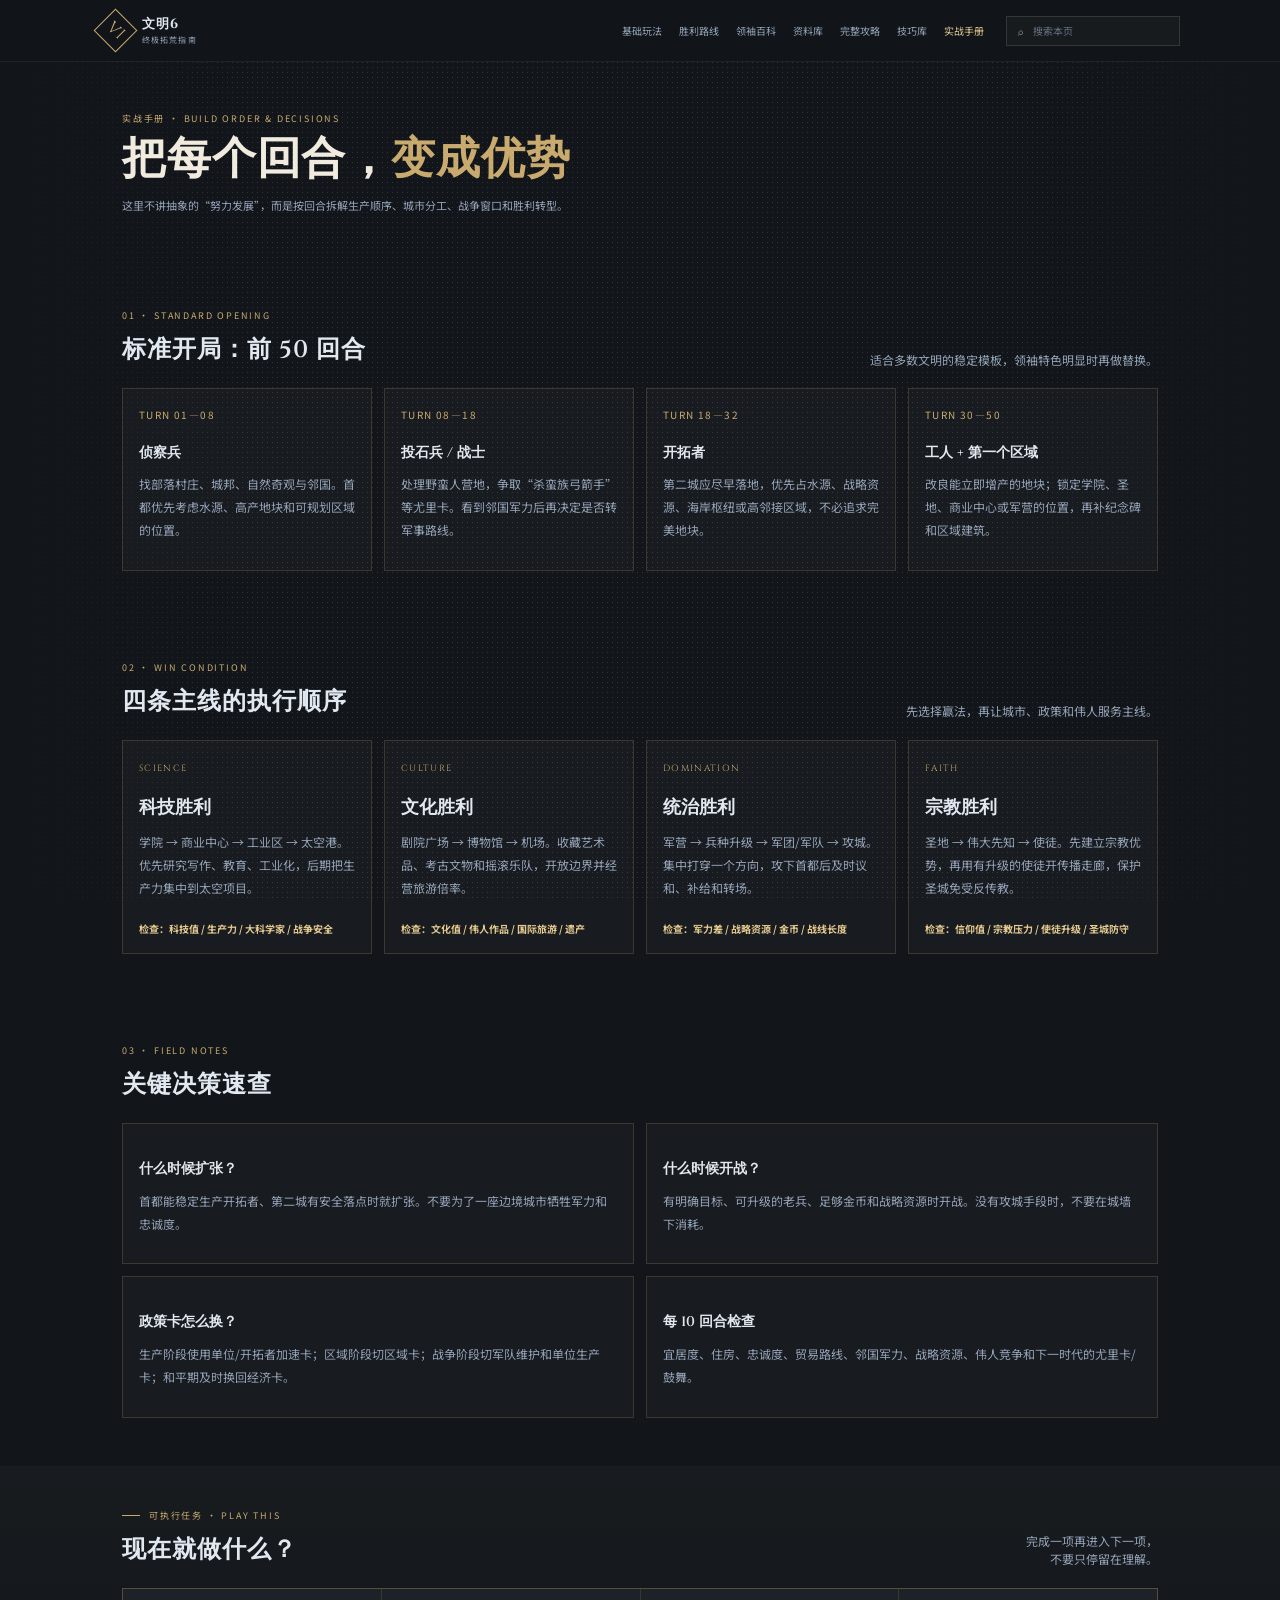
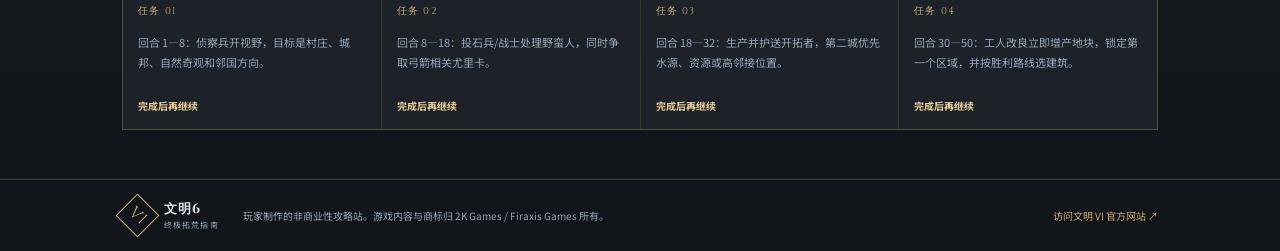
<file: playbook.html>
<!doctype html>
<html lang="zh-CN">
<head>
  <meta charset="utf-8">
  <meta name="viewport" content="width=device-width, initial-scale=1">
  <title>实战手册 · 文明6终极拓荒指南</title>
  <link rel="preconnect" href="https://fonts.googleapis.com">
  <link rel="preconnect" href="https://fonts.gstatic.com" crossorigin>
  <link href="https://fonts.googleapis.com/css2?family=Cinzel:wght@500;600;700&family=Noto+Sans+SC:wght@400;500;600;700&display=swap" rel="stylesheet">
  <link rel="stylesheet" href="styles.css">
</head>
<body>
  <div class="site-shell">
  <header class="site-header">
    <div class="nav-wrap">
      <a class="brand" href="index.html#top" aria-label="返回首页"><span class="brand-mark">VI</span><span><b>文明6</b><small>终极拓荒指南</small></span></a>
      <button class="menu-toggle" type="button" aria-label="打开导航" aria-expanded="false">☰</button>
      <nav class="main-nav" aria-label="主导航">
        <a href="basics.html">基础玩法</a><a href="victories.html">胜利路线</a><a href="leaders.html">领袖百科</a><a class="database-nav" href="database.html">资料库</a><a href="playbook.html">实战手册</a>
      </nav>
      <label class="search-box" aria-label="站内搜索"><span aria-hidden="true">⌕</span><input id="site-search" type="search" placeholder="搜索本页"></label>
    </div>
  </header>
  <main>
    <section class="page-hero container">
      <p class="eyebrow">实战手册 · BUILD ORDER &amp; DECISIONS</p>
      <h1>把每个回合，<em>变成优势</em></h1>
      <p>这里不讲抽象的“努力发展”，而是按回合拆解生产顺序、城市分工、战争窗口和胜利转型。</p>
    </section>

    <section class="section container" id="opening">
      <div class="section-heading"><div><p class="eyebrow">01 · STANDARD OPENING</p><h2>标准开局：前 50 回合</h2></div><p>适合多数文明的稳定模板，领袖特色明显时再做替换。</p></div>
      <div class="timeline-grid">
        <article class="timeline-card"><span>TURN 01—08</span><h3>侦察兵</h3><p>找部落村庄、城邦、自然奇观与邻国。首都优先考虑水源、高产地块和可规划区域的位置。</p></article>
        <article class="timeline-card"><span>TURN 08—18</span><h3>投石兵 / 战士</h3><p>处理野蛮人营地，争取“杀蛮族弓箭手”等尤里卡。看到邻国军力后再决定是否转军事路线。</p></article>
        <article class="timeline-card"><span>TURN 18—32</span><h3>开拓者</h3><p>第二城应尽早落地，优先占水源、战略资源、海岸枢纽或高邻接区域，不必追求完美地块。</p></article>
        <article class="timeline-card"><span>TURN 30—50</span><h3>工人 + 第一个区域</h3><p>改良能立即增产的地块；锁定学院、圣地、商业中心或军营的位置，再补纪念碑和区域建筑。</p></article>
      </div>
    </section>

    <section class="section section-alt" id="routes"><div class="container"><div class="section-heading"><div><p class="eyebrow">02 · WIN CONDITION</p><h2>四条主线的执行顺序</h2></div><p>先选择赢法，再让城市、政策和伟人服务主线。</p></div>
      <div class="route-grid">
        <article class="route-card"><span class="route-code">SCIENCE</span><h3>科技胜利</h3><p>学院 → 商业中心 → 工业区 → 太空港。优先研究写作、教育、工业化，后期把生产力集中到太空项目。</p><b>检查：科技值 / 生产力 / 大科学家 / 战争安全</b></article>
        <article class="route-card"><span class="route-code">CULTURE</span><h3>文化胜利</h3><p>剧院广场 → 博物馆 → 机场。收藏艺术品、考古文物和摇滚乐队，开放边界并经营旅游倍率。</p><b>检查：文化值 / 伟人作品 / 国际旅游 / 遗产</b></article>
        <article class="route-card"><span class="route-code">DOMINATION</span><h3>统治胜利</h3><p>军营 → 兵种升级 → 军团/军队 → 攻城。集中打穿一个方向，攻下首都后及时议和、补给和转场。</p><b>检查：军力差 / 战略资源 / 金币 / 战线长度</b></article>
        <article class="route-card"><span class="route-code">FAITH</span><h3>宗教胜利</h3><p>圣地 → 伟大先知 → 使徒。先建立宗教优势，再用有升级的使徒开传播走廊，保护圣城免受反传教。</p><b>检查：信仰值 / 宗教压力 / 使徒升级 / 圣城防守</b></article>
      </div>
    </div></section>

    <section class="section container" id="decisions"><div class="section-heading"><div><p class="eyebrow">03 · FIELD NOTES</p><h2>关键决策速查</h2></div></div>
      <div class="advice-grid"><article><h3>什么时候扩张？</h3><p>首都能稳定生产开拓者、第二城有安全落点时就扩张。不要为了一座边境城市牺牲军力和忠诚度。</p></article><article><h3>什么时候开战？</h3><p>有明确目标、可升级的老兵、足够金币和战略资源时开战。没有攻城手段时，不要在城墙下消耗。</p></article><article><h3>政策卡怎么换？</h3><p>生产阶段使用单位/开拓者加速卡；区域阶段切区域卡；战争阶段切军队维护和单位生产卡；和平期及时换回经济卡。</p></article><article><h3>每 10 回合检查</h3><p>宜居度、住房、忠诚度、贸易路线、邻国军力、战略资源、伟人竞争和下一时代的尤里卡/鼓舞。</p></article></div>
    </section>
  </main>
  <footer class="site-footer"><div class="container footer-inner"><div class="brand"><span class="brand-mark">VI</span><span><b>文明6</b><small>终极拓荒指南</small></span></div><p>玩家制作的非商业性攻略站。游戏内容与商标归 2K Games / Firaxis Games 所有。</p><a href="https://civilization.2k.com/" target="_blank" rel="noreferrer">访问文明 VI 官方网站 ↗</a></div></footer>
  </div>
  <script src="site-nav.js"></script><script src="script.js"></script>
</body>
</html>
</file>
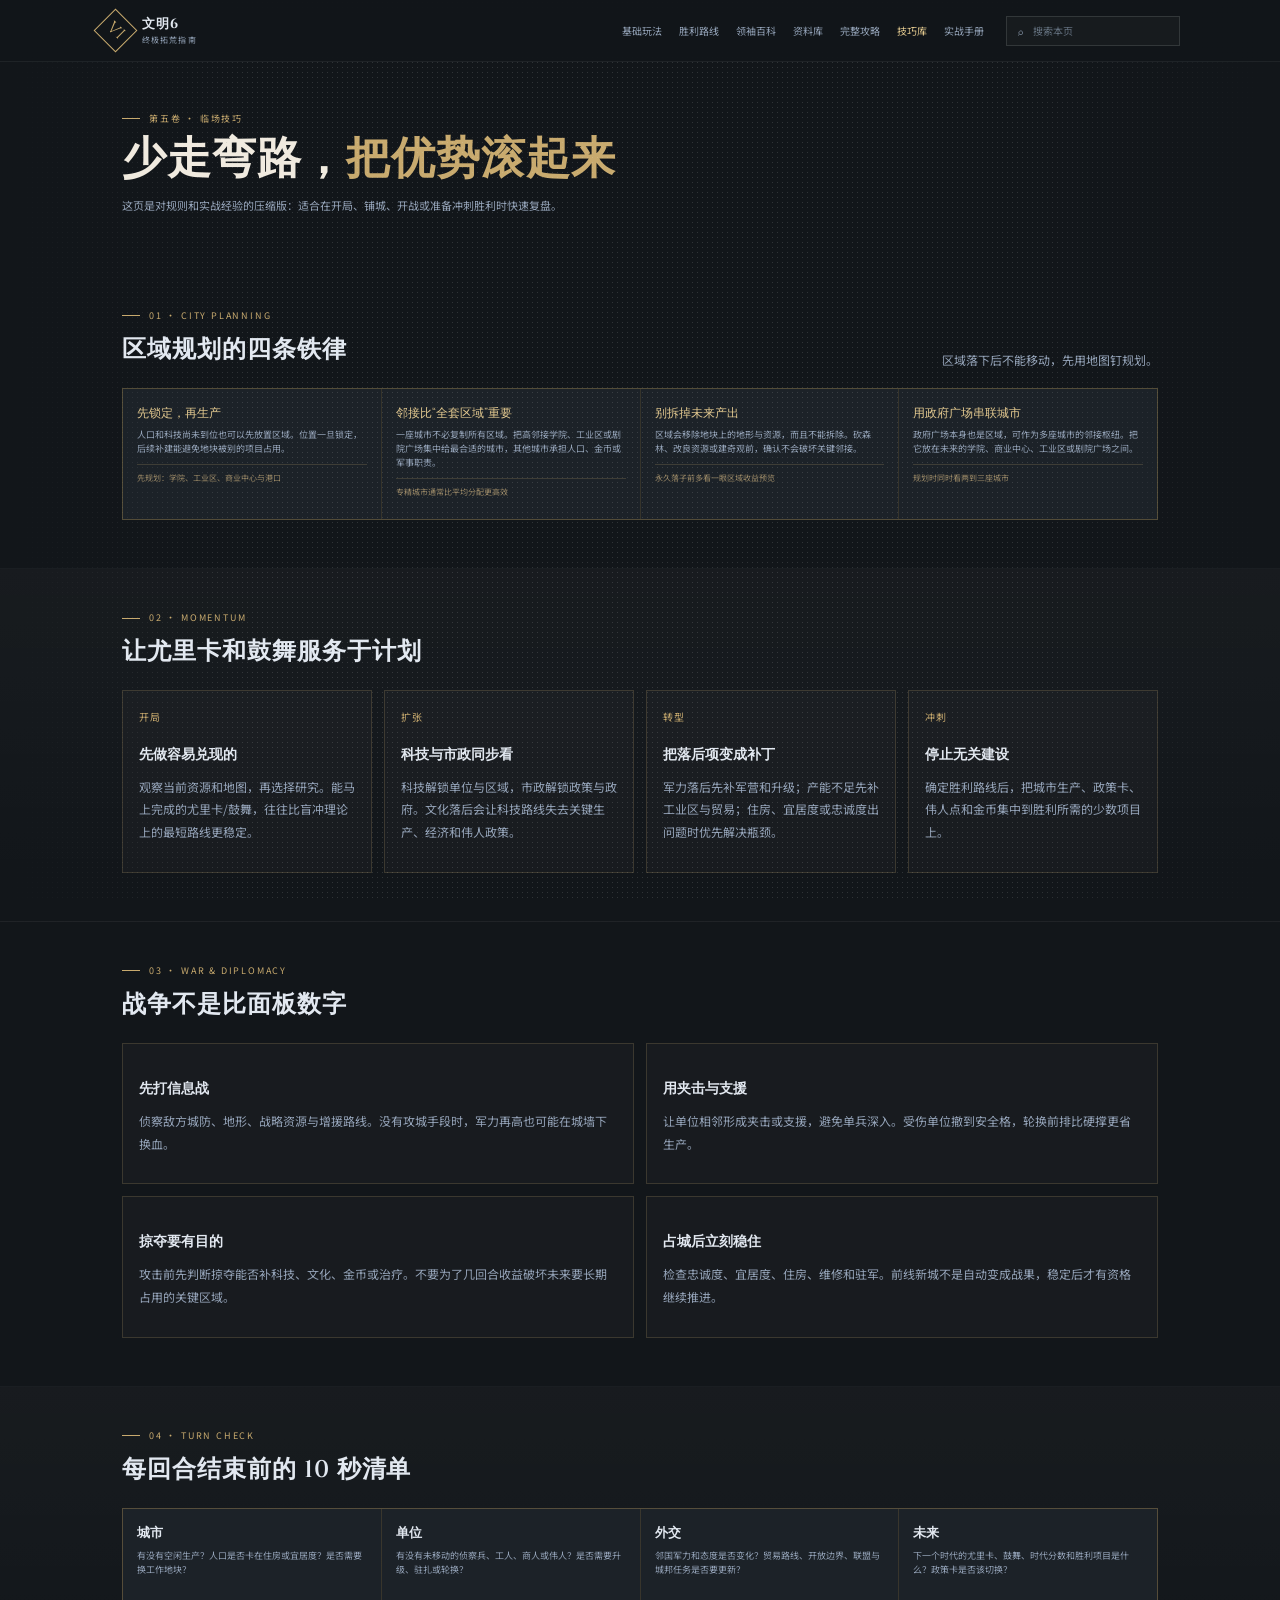
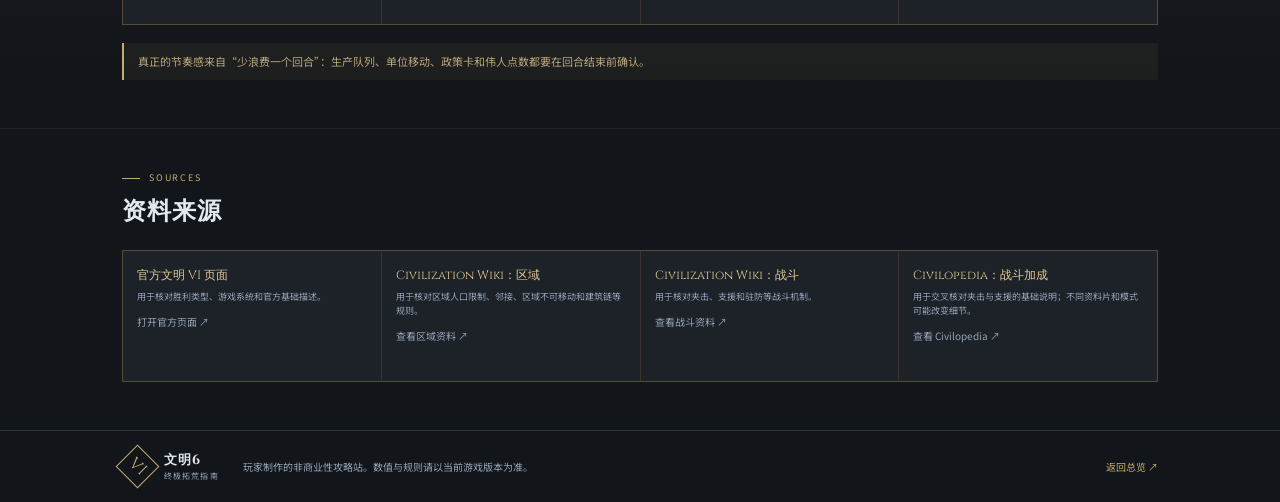
<file: tips.html>
<!doctype html>
<html lang="zh-CN">
<head>
  <meta charset="utf-8">
  <meta name="viewport" content="width=device-width, initial-scale=1">
  <meta name="description" content="文明6实战技巧：区域规划、尤里卡、城市管理、战争与回合检查。">
  <title>技巧库 · 文明6终极拓荒指南</title>
  <link rel="preconnect" href="https://fonts.googleapis.com">
  <link rel="preconnect" href="https://fonts.gstatic.com" crossorigin>
  <link href="https://fonts.googleapis.com/css2?family=Cinzel:wght@500;600;700&family=Noto+Sans+SC:wght@400;500;600;700&display=swap" rel="stylesheet">
  <link rel="stylesheet" href="styles.css">
</head>
<body>
  <div class="site-shell">
    <header class="site-header"><div class="nav-wrap">
      <a class="brand" href="index.html"><span class="brand-mark">VI</span><span><b>文明6</b><small>终极拓荒指南</small></span></a>
      <button class="menu-toggle" type="button" aria-label="打开导航" aria-expanded="false">☰</button>
      <nav class="main-nav" aria-label="主导航">
        <a href="basics.html">基础玩法</a><a href="victories.html">胜利路线</a><a href="leaders.html">领袖百科</a><a href="database.html">资料库</a><a href="playbook.html">实战手册</a>
      </nav>
      <label class="search-box" aria-label="站内搜索"><span aria-hidden="true">⌕</span><input id="site-search" type="search" placeholder="搜索本页"></label>
    </div></header>

    <main>
      <section class="page-hero container">
        <p class="eyebrow"><span></span> 第五卷 · 临场技巧</p>
        <h1>少走弯路，<em>把优势滚起来</em></h1>
        <p>这页是对规则和实战经验的压缩版：适合在开局、铺城、开战或准备冲刺胜利时快速复盘。</p>
      </section>

      <section class="section container">
        <div class="section-heading"><div><p class="eyebrow"><span></span> 01 · CITY PLANNING</p><h2>区域规划的四条铁律</h2></div><p>区域落下后不能移动，先用地图钉规划。</p></div>
        <div class="knowledge-grid">
          <article><b>先锁定，再生产</b><p>人口和科技尚未到位也可以先放置区域。位置一旦锁定，后续补建能避免地块被别的项目占用。</p><small>先规划：学院、工业区、商业中心与港口</small></article>
          <article><b>邻接比“全套区域”重要</b><p>一座城市不必复制所有区域。把高邻接学院、工业区或剧院广场集中给最合适的城市，其他城市承担人口、金币或军事职责。</p><small>专精城市通常比平均分配更高效</small></article>
          <article><b>别拆掉未来产出</b><p>区域会移除地块上的地形与资源，而且不能拆除。砍森林、改良资源或建奇观前，确认不会破坏关键邻接。</p><small>永久落子前多看一眼区域收益预览</small></article>
          <article><b>用政府广场串联城市</b><p>政府广场本身也是区域，可作为多座城市的邻接枢纽。把它放在未来的学院、商业中心、工业区或剧院广场之间。</p><small>规划时同时看两到三座城市</small></article>
        </div>
      </section>

      <section class="section tinted">
        <div class="container"><div class="section-heading"><div><p class="eyebrow"><span></span> 02 · MOMENTUM</p><h2>让尤里卡和鼓舞服务于计划</h2></div></div>
          <div class="timeline-grid">
            <article class="timeline-card"><span>开局</span><h3>先做容易兑现的</h3><p>观察当前资源和地图，再选择研究。能马上完成的尤里卡/鼓舞，往往比盲冲理论上的最短路线更稳定。</p></article>
            <article class="timeline-card"><span>扩张</span><h3>科技与市政同步看</h3><p>科技解锁单位与区域，市政解锁政策与政府。文化落后会让科技路线失去关键生产、经济和伟人政策。</p></article>
            <article class="timeline-card"><span>转型</span><h3>把落后项变成补丁</h3><p>军力落后先补军营和升级；产能不足先补工业区与贸易；住房、宜居度或忠诚度出问题时优先解决瓶颈。</p></article>
            <article class="timeline-card"><span>冲刺</span><h3>停止无关建设</h3><p>确定胜利路线后，把城市生产、政策卡、伟人点和金币集中到胜利所需的少数项目上。</p></article>
          </div>
        </div>
      </section>

      <section class="section container">
        <div class="section-heading"><div><p class="eyebrow"><span></span> 03 · WAR &amp; DIPLOMACY</p><h2>战争不是比面板数字</h2></div></div>
        <div class="advice-grid">
          <article><h3>先打信息战</h3><p>侦察敌方城防、地形、战略资源与增援路线。没有攻城手段时，军力再高也可能在城墙下换血。</p></article>
          <article><h3>用夹击与支援</h3><p>让单位相邻形成夹击或支援，避免单兵深入。受伤单位撤到安全格，轮换前排比硬撑更省生产。</p></article>
          <article><h3>掠夺要有目的</h3><p>攻击前先判断掠夺能否补科技、文化、金币或治疗。不要为了几回合收益破坏未来要长期占用的关键区域。</p></article>
          <article><h3>占城后立刻稳住</h3><p>检查忠诚度、宜居度、住房、维修和驻军。前线新城不是自动变成战果，稳定后才有资格继续推进。</p></article>
        </div>
      </section>

      <section class="section tinted">
        <div class="container"><div class="section-heading"><div><p class="eyebrow"><span></span> 04 · TURN CHECK</p><h2>每回合结束前的 10 秒清单</h2></div></div>
          <div class="resource-guide">
            <div class="resource-column"><h3>城市</h3><p>有没有空闲生产？人口是否卡在住房或宜居度？是否需要换工作地块？</p></div>
            <div class="resource-column"><h3>单位</h3><p>有没有未移动的侦察兵、工人、商人或伟人？是否需要升级、驻扎或轮换？</p></div>
            <div class="resource-column"><h3>外交</h3><p>邻国军力和态度是否变化？贸易路线、开放边界、联盟与城邦任务是否要更新？</p></div>
            <div class="resource-column"><h3>未来</h3><p>下一个时代的尤里卡、鼓舞、时代分数和胜利项目是什么？政策卡是否该切换？</p></div>
          </div>
          <div class="db-tip">真正的节奏感来自“少浪费一个回合”：生产队列、单位移动、政策卡和伟人点数都要在回合结束前确认。</div>
        </div>
      </section>

      <section class="section container">
        <div class="section-heading"><div><p class="eyebrow"><span></span> SOURCES</p><h2>资料来源</h2></div></div>
        <div class="knowledge-grid">
          <article><b>官方文明 VI 页面</b><p>用于核对胜利类型、游戏系统和官方基础描述。</p><a class="small-link" href="https://civilization.2k.com/en-GB/civ-vi/" target="_blank" rel="noreferrer">打开官方页面 ↗</a></article>
          <article><b>Civilization Wiki：区域</b><p>用于核对区域人口限制、邻接、区域不可移动和建筑链等规则。</p><a class="small-link" href="https://civ6.fandom.com/wiki/District" target="_blank" rel="noreferrer">查看区域资料 ↗</a></article>
          <article><b>Civilization Wiki：战斗</b><p>用于核对夹击、支援和驻防等战斗机制。</p><a class="small-link" href="https://civilization.fandom.com/wiki/Combat_%28Civ6%29" target="_blank" rel="noreferrer">查看战斗资料 ↗</a></article>
          <article><b>Civilopedia：战斗加成</b><p>用于交叉核对夹击与支援的基础说明；不同资料片和模式可能改变细节。</p><a class="small-link" href="https://www.civilopedia.net/en-US/gathering-storm/concepts/combat_7/" target="_blank" rel="noreferrer">查看 Civilopedia ↗</a></article>
        </div>
      </section>
    </main>
    <footer class="site-footer"><div class="container footer-inner"><div class="brand"><span class="brand-mark">VI</span><span><b>文明6</b><small>终极拓荒指南</small></span></div><p>玩家制作的非商业性攻略站。数值与规则请以当前游戏版本为准。</p><a href="index.html">返回总览 ↗</a></div></footer>
  </div>
  <script src="site-nav.js"></script><script src="script.js"></script>
</body>
</html>
</file>
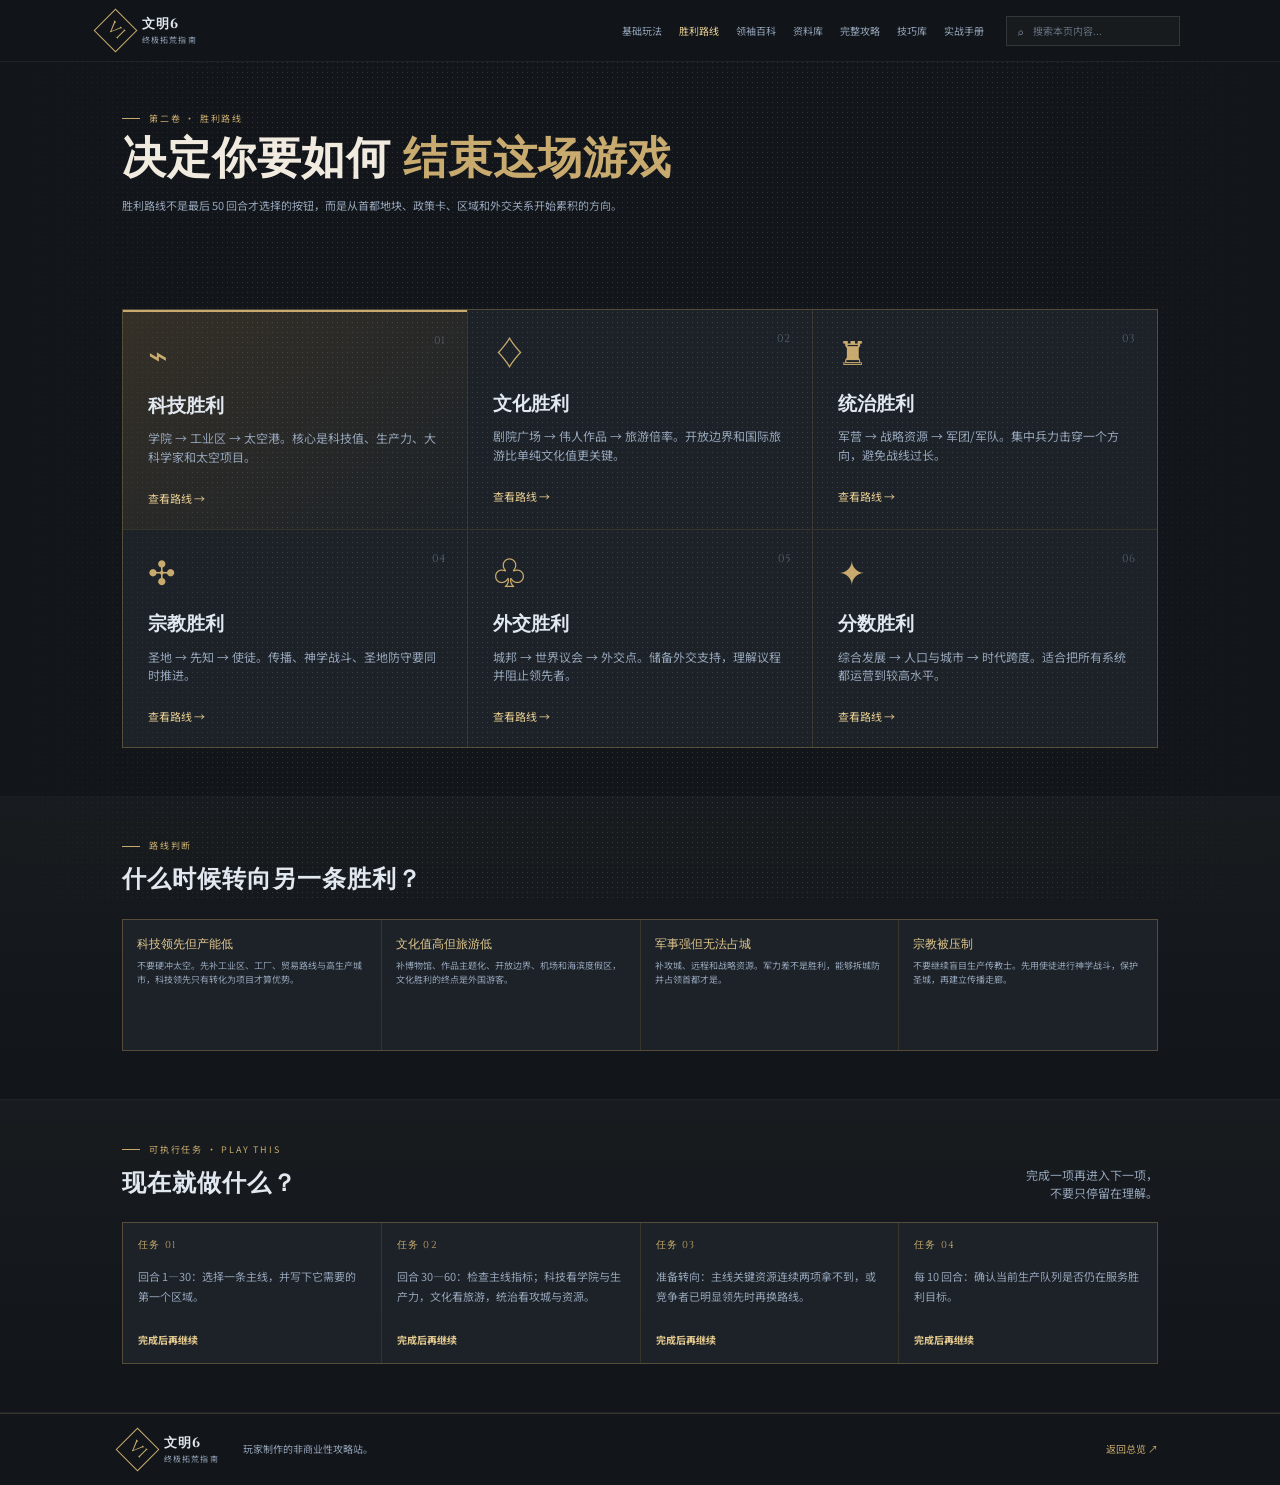
<file: victories.html>
<!doctype html><html lang="zh-CN"><head><meta charset="UTF-8"/><meta name="viewport" content="width=device-width,initial-scale=1"/><meta name="description" content="文明6六种胜利路线详解。"/><title>胜利路线 · 文明6终极拓荒指南</title><link rel="preconnect" href="https://fonts.googleapis.com"/><link rel="preconnect" href="https://fonts.gstatic.com" crossorigin/><link href="https://fonts.googleapis.com/css2?family=Cinzel:wght@500;600;700&family=Noto+Sans+SC:wght@400;500;600;700&display=swap" rel="stylesheet"/><link rel="stylesheet" href="styles.css"/></head><body><div class="site-shell"><header class="site-header"><div class="nav-wrap"><a class="brand" href="index.html"><span class="brand-mark">VI</span><span><b>文明6</b><small>终极拓荒指南</small></span></a><button class="menu-toggle" type="button" aria-label="打开导航" aria-expanded="false">☰</button><nav class="main-nav"><a href="basics.html">基础玩法</a><a href="victories.html">胜利路线</a><a href="leaders.html">领袖百科</a><a class="database-nav" href="database.html">资料库</a><a href="playbook.html">实战手册</a></nav><label class="search-box"><span>⌕</span><input type="search" placeholder="搜索本页内容..."/></label></div></header><main><section class="page-hero container"><p class="eyebrow"><span></span> 第二卷 · 胜利路线</p><h1>决定你要如何 <em>结束这场游戏</em></h1><p>胜利路线不是最后 50 回合才选择的按钮，而是从首都地块、政策卡、区域和外交关系开始累积的方向。</p></section><section class="section container"><div class="victory-grid"><article class="victory-card featured" data-victory="science" tabindex="0"><span class="card-number">01</span><div class="card-icon">⌁</div><h3>科技胜利</h3><p>学院 → 工业区 → 太空港。核心是科技值、生产力、大科学家和太空项目。</p><button class="text-button" type="button">查看路线 →</button></article><article class="victory-card" data-victory="culture" tabindex="0"><span class="card-number">02</span><div class="card-icon">♢</div><h3>文化胜利</h3><p>剧院广场 → 伟人作品 → 旅游倍率。开放边界和国际旅游比单纯文化值更关键。</p><button class="text-button" type="button">查看路线 →</button></article><article class="victory-card" data-victory="domination" tabindex="0"><span class="card-number">03</span><div class="card-icon">♜</div><h3>统治胜利</h3><p>军营 → 战略资源 → 军团/军队。集中兵力击穿一个方向，避免战线过长。</p><button class="text-button" type="button">查看路线 →</button></article><article class="victory-card" data-victory="religion" tabindex="0"><span class="card-number">04</span><div class="card-icon">✣</div><h3>宗教胜利</h3><p>圣地 → 先知 → 使徒。传播、神学战斗、圣地防守要同时推进。</p><button class="text-button" type="button">查看路线 →</button></article><article class="victory-card" data-victory="diplomatic" tabindex="0"><span class="card-number">05</span><div class="card-icon">♧</div><h3>外交胜利</h3><p>城邦 → 世界议会 → 外交点。储备外交支持，理解议程并阻止领先者。</p><button class="text-button" type="button">查看路线 →</button></article><article class="victory-card" data-victory="score" tabindex="0"><span class="card-number">06</span><div class="card-icon">✦</div><h3>分数胜利</h3><p>综合发展 → 人口与城市 → 时代跨度。适合把所有系统都运营到较高水平。</p><button class="text-button" type="button">查看路线 →</button></article></div></section><section class="section tinted"><div class="container"><div class="section-heading"><div><p class="eyebrow"><span></span> 路线判断</p><h2>什么时候转向另一条胜利？</h2></div></div><div class="knowledge-grid"><article><b>科技领先但产能低</b><p>不要硬冲太空。先补工业区、工厂、贸易路线与高生产城市，科技领先只有转化为项目才算优势。</p></article><article><b>文化值高但旅游低</b><p>补博物馆、作品主题化、开放边界、机场和海滨度假区，文化胜利的终点是外国游客。</p></article><article><b>军事强但无法占城</b><p>补攻城、远程和战略资源。军力差不是胜利，能够拆城防并占领首都才是。</p></article><article><b>宗教被压制</b><p>不要继续盲目生产传教士。先用使徒进行神学战斗，保护圣城，再建立传播走廊。</p></article></div></div></section></main><dialog class="modal" id="victory-modal"><button class="modal-close" type="button" aria-label="关闭">×</button><p class="eyebrow"><span></span> 胜利路线</p><h2 id="modal-title"></h2><p id="modal-description"></p><div class="modal-steps" id="modal-steps"></div></dialog><footer class="site-footer"><div class="container footer-inner"><div class="brand"><span class="brand-mark">VI</span><span><b>文明6</b><small>终极拓荒指南</small></span></div><p>玩家制作的非商业性攻略站。</p><a href="index.html">返回总览 ↗</a></div></footer></div><script src="site-nav.js"></script><script src="script.js"></script></body></html>
</file>
<file: styles.css>
:root{--bg:#12161a;--panel:#1c2228;--panel-2:#20282f;--gold:#c8aa6e;--gold-light:#e3c98f;--text:#e2e8f0;--muted:#94a3b8;--line:rgba(200,170,110,.2);--serif:Cinzel,Georgia,serif;--sans:"Noto Sans SC",system-ui,sans-serif}*{box-sizing:border-box}html{scroll-behavior:smooth}body{margin:0;background:var(--bg);color:var(--text);font-family:var(--sans);font-size:14px;line-height:1.7}body:before{content:"";position:fixed;inset:0;pointer-events:none;opacity:.13;background-image:radial-gradient(#fff 0.5px,transparent .5px);background-size:5px 5px;mask-image:linear-gradient(90deg,transparent,black 20%,black 80%,transparent);z-index:4}.site-shell{overflow:hidden}.container{max-width:1180px;margin:auto;padding-left:28px;padding-right:28px}.site-header{height:76px;position:sticky;top:0;z-index:10;background:rgba(18,22,26,.88);border-bottom:1px solid rgba(255,255,255,.06);backdrop-filter:blur(16px)}.nav-wrap{height:100%;max-width:1240px;margin:auto;padding:0 28px;display:flex;align-items:center;gap:34px}.brand{display:flex;gap:11px;align-items:center;text-decoration:none;color:var(--text);flex-shrink:0}.brand-mark{font-family:var(--serif);font-size:20px;color:var(--gold);border:1px solid var(--gold);width:38px;height:38px;display:grid;place-items:center;transform:rotate(45deg)}.brand-mark::first-letter{transform:rotate(-45deg)}.brand>span:last-child{display:grid;line-height:1.15}.brand b{font-family:var(--serif);font-size:15px;letter-spacing:.06em}.brand small{color:var(--muted);font-size:10px;letter-spacing:.14em;margin-top:4px}.main-nav{display:flex;gap:25px;margin-left:auto}.main-nav a,.small-link{color:var(--muted);text-decoration:none;font-size:12px;transition:color .2s}.main-nav a:hover,.small-link:hover{color:var(--gold-light)}.search-box{height:36px;width:210px;border:1px solid rgba(255,255,255,.12);display:flex;align-items:center;padding:0 11px;gap:8px;color:var(--muted);background:rgba(255,255,255,.025)}.search-box input{background:none;border:0;outline:0;color:var(--text);width:100%;font:inherit;font-size:12px}.search-box input::placeholder{color:#657280}.menu-toggle{display:none;background:none;border:0;color:var(--gold);font-size:22px}.hero{min-height:560px;display:grid;grid-template-columns:1fr 1fr;align-items:center;position:relative}.hero-copy{padding:75px 0 65px;position:relative;z-index:1}.eyebrow{font-size:10px;color:var(--gold);letter-spacing:.2em;text-transform:uppercase;margin:0 0 17px;display:flex;align-items:center;gap:9px}.eyebrow span{display:inline-block;width:22px;height:1px;background:var(--gold)}h1,h2,h3,p{margin-top:0}h1,h2,h3{font-family:var(--serif);font-weight:600}h1{font-size:clamp(42px,5.6vw,75px);line-height:1.08;letter-spacing:.02em;margin:0;color:#f0eadf}h1 em{color:var(--gold);font-style:normal}.hero-lede{font-family:var(--serif);font-size:18px;color:var(--gold-light);letter-spacing:.1em;margin:21px 0 12px}.hero-text{color:var(--muted);max-width:420px;font-size:13px}.hero-actions{display:flex;gap:12px;margin-top:30px}.button{display:inline-flex;gap:18px;align-items:center;text-decoration:none;padding:11px 16px;font-size:12px;transition:.25s}.button-primary{background:var(--gold);color:#13171b}.button-primary:hover{background:var(--gold-light);transform:translateY(-2px)}.button-ghost{border:1px solid rgba(200,170,110,.45);color:var(--gold-light)}.button-ghost:hover{background:rgba(200,170,110,.1)}.hero-stats{display:flex;gap:38px;margin-top:56px}.hero-stats div{display:grid;border-left:1px solid var(--gold);padding-left:11px}.hero-stats strong{font-family:var(--serif);color:var(--gold-light);font-size:21px;line-height:1}.hero-stats span{font-size:10px;color:var(--muted);margin-top:5px}.hero-art{height:440px;position:relative;background:radial-gradient(circle at 48% 48%,rgba(200,170,110,.14),transparent 43%),linear-gradient(145deg,transparent 30%,rgba(200,170,110,.05));border-left:1px solid var(--line);clip-path:polygon(18% 0,100% 0,100% 100%,0 100%,0 20%)}.hero-art:before,.hero-art:after{content:"";position:absolute;border:1px solid var(--line);inset:42px;transform:rotate(45deg)}.hero-art:after{inset:85px;transform:rotate(45deg);border-color:rgba(200,170,110,.12)}.orbital{position:absolute;border:1px solid rgba(200,170,110,.2);border-radius:50%;width:340px;height:180px;left:120px;top:130px;transform:rotate(35deg)}.orbital-two{width:170px;height:360px;left:205px;top:40px;transform:rotate(-25deg)}.compass{position:absolute;top:150px;left:45%;font-family:var(--serif);color:var(--gold);display:grid;gap:30px;text-align:center;font-size:10px}.compass i{font-size:72px;font-style:normal;line-height:.7;text-shadow:0 0 30px rgba(200,170,110,.5)}.era-card,.stat-pill{position:absolute;background:rgba(28,34,40,.9);border:1px solid rgba(200,170,110,.35);padding:12px 15px;backdrop-filter:blur(8px)}.era-card{right:12%;top:15%;display:grid}.era-card span,.era-card small{font-size:9px;color:var(--muted);letter-spacing:.12em}.era-card b{font-family:var(--serif);color:var(--gold-light);margin:2px 0}.stat-pill{font-size:10px;color:var(--muted)}.stat-pill b{color:var(--gold-light);font-size:14px}.pill-one{left:8%;bottom:21%}.pill-two{right:9%;bottom:12%}.section{padding-top:92px;padding-bottom:100px}.tinted{background:linear-gradient(180deg,rgba(255,255,255,.025),transparent 90%);border-top:1px solid rgba(255,255,255,.035);border-bottom:1px solid rgba(255,255,255,.035)}.section-heading{display:flex;justify-content:space-between;align-items:end;margin-bottom:37px}.section-heading h2{font-size:33px;letter-spacing:.04em;margin:0}.section-heading>p{color:var(--muted);font-size:12px;text-align:right;margin:0}.victory-grid{display:grid;grid-template-columns:repeat(3,1fr);gap:1px;background:var(--line);border:1px solid var(--line)}.victory-card{background:var(--panel);min-height:217px;padding:25px 25px 22px;position:relative;transition:.3s;cursor:pointer}.victory-card:hover,.victory-card:focus{background:#252e36;outline:0}.victory-card.featured{background:linear-gradient(145deg,#353027,var(--panel));border-top:2px solid var(--gold)}.card-number{position:absolute;right:22px;top:20px;color:#56616c;font-family:var(--serif);font-size:11px}.card-icon{font-size:33px;color:var(--gold);line-height:1;margin-bottom:22px}.victory-card h3{font-size:19px;margin-bottom:8px}.victory-card p{color:var(--muted);font-size:12px;margin-bottom:22px}.text-button{background:none;border:0;color:var(--gold-light);padding:0;font:inherit;font-size:11px;cursor:pointer}.text-button span{font-size:16px;margin-left:7px}.filter-row{display:flex;gap:8px;margin-bottom:25px;flex-wrap:wrap}.filter{padding:8px 13px;color:var(--muted);background:none;border:1px solid rgba(255,255,255,.1);font:inherit;font-size:11px;cursor:pointer}.filter span{margin-left:6px;color:#647180}.filter.active,.filter:hover{color:var(--gold-light);border-color:var(--gold);background:rgba(200,170,110,.08)}.leader-grid{display:grid;grid-template-columns:repeat(2,1fr);gap:12px}.leader-card{background:var(--panel);border:1px solid rgba(255,255,255,.06);padding:13px;display:flex;gap:15px;position:relative;transition:.25s}.leader-card:hover{border-color:var(--line);transform:translateY(-2px)}.leader-portrait{width:83px;min-width:83px;height:103px;display:grid;place-items:center;font-family:var(--serif);font-size:32px;color:rgba(255,255,255,.76);background:#594538;position:relative;overflow:hidden}.leader-portrait:after{content:"";position:absolute;inset:0;background:linear-gradient(135deg,transparent 35%,rgba(200,170,110,.35));mix-blend-mode:screen}.portrait-korea{background:#334c57}.portrait-greece{background:#4e5561}.portrait-zulu{background:#594b35}.leader-info{padding:3px 23px 0 0}.leader-civ{font-size:9px;color:var(--gold);letter-spacing:.13em}.leader-info h3{font-size:16px;margin:4px 0 5px}.leader-info p{font-size:11px;color:var(--muted);margin-bottom:9px}.leader-tags{display:flex;gap:6px}.leader-tags span,.era-tag{font-size:9px;color:#9b8e70;background:rgba(200,170,110,.1);padding:2px 6px}.leader-arrow{position:absolute;right:15px;top:14px;color:var(--gold);font-size:17px}.leader-card.is-hidden{display:none}.timeline{border-left:1px solid var(--line);padding-left:34px;max-width:850px;margin:50px auto 0}.timeline-item{position:relative;display:grid;grid-template-columns:1fr;gap:12px;padding-bottom:46px}.timeline-item:last-child{padding-bottom:0}.timeline-marker{position:absolute;left:-51px;top:0;width:32px;height:32px;border:1px solid #56616c;background:var(--bg);display:grid;place-items:center;font-family:var(--serif);font-size:11px;color:#788594}.timeline-item.current .timeline-marker{border-color:var(--gold);color:var(--gold);box-shadow:0 0 0 5px rgba(200,170,110,.08)}.timeline-time{font-size:10px;color:var(--gold);letter-spacing:.15em}.timeline h3{font-size:20px;margin:6px 0}.timeline h3 i{color:var(--muted);font-family:var(--sans);font-size:12px;font-style:normal}.timeline p{font-size:12px;color:var(--muted);max-width:680px}.progress{height:2px;background:#303a42;max-width:390px;margin-top:17px}.progress span{display:block;height:100%;background:var(--gold)}.table-wrap{overflow-x:auto}table{width:100%;border-collapse:collapse;min-width:720px;background:var(--panel);font-size:12px}th{text-align:left;color:var(--gold);font-size:10px;font-weight:500;letter-spacing:.12em;background:#252e35}th,td{padding:16px;border-bottom:1px solid rgba(255,255,255,.06)}td{color:var(--muted)}td:first-child{color:var(--text);display:flex;gap:10px;align-items:center}.district-icon{color:var(--gold);font-size:18px}.yield{font-size:11px}.science-text{color:#83c0bd}.faith-text{color:#d9aee0}.gold-text{color:#d6ae5c}.production-text{color:#dd8f76}.site-footer{border-top:1px solid var(--line);padding:34px 0}.footer-inner{display:flex;align-items:center;gap:35px}.footer-inner p{font-size:10px;color:var(--muted);margin:0 auto 0 0}.footer-inner>a{color:var(--gold);font-size:10px;text-decoration:none}.copyright{font-size:9px;color:#657280;letter-spacing:.08em}.modal{width:min(520px,calc(100% - 32px));background:var(--panel-2);color:var(--text);border:1px solid var(--gold);padding:37px;box-shadow:0 24px 80px #000;position:relative}.modal::backdrop{background:rgba(0,0,0,.75);backdrop-filter:blur(5px)}.modal h2{font-size:28px;margin:0 0 9px}.modal>p:not(.eyebrow){color:var(--muted);font-size:13px}.modal-close{position:absolute;right:15px;top:10px;border:0;background:none;color:var(--gold);font-size:25px;cursor:pointer}.modal-steps{border-top:1px solid var(--line);margin-top:24px;padding-top:18px}.modal-steps div{padding:9px 0;color:var(--muted);font-size:12px}.modal-steps b{color:var(--gold-light);margin-right:10px}.search-match{outline:1px solid var(--gold);outline-offset:2px}
@media (max-width:850px){.main-nav{gap:12px}.nav-wrap{gap:16px}.search-box{width:160px}.hero{grid-template-columns:1fr}.hero-art{height:300px;min-height:300px;margin-top:-20px}.orbital{left:28%;top:65px}.orbital-two{left:42%;top:10px}.compass{top:85px}.era-card{top:8%}.pill-one{bottom:10%}.pill-two{bottom:3%}.victory-grid{grid-template-columns:repeat(2,1fr)}}
@media (max-width:620px){.container{padding-left:18px;padding-right:18px}.site-header{height:66px}.nav-wrap{padding:0 18px}.main-nav{display:none;position:absolute;top:66px;left:0;right:0;padding:14px 18px;background:#171d22;border-bottom:1px solid var(--line);flex-direction:column;gap:4px}.main-nav.open{display:flex}.main-nav a{padding:6px}.menu-toggle{display:block;margin-left:auto}.search-box{width:36px;border:0;padding:0}.search-box span{font-size:25px}.search-box input{display:none}.brand-mark{width:32px;height:32px;font-size:16px}.brand b{font-size:13px}.brand small{font-size:8px}.hero-copy{padding-top:58px}.hero{min-height:unset}.hero-art{margin-top:10px}.hero-stats{gap:20px;margin-top:40px}.section{padding-top:65px;padding-bottom:70px}.section-heading{display:block;margin-bottom:28px}.section-heading>p{text-align:left;margin-top:12px}.section-heading h2{font-size:26px}.victory-grid,.leader-grid{grid-template-columns:1fr}.victory-card{min-height:190px}.leader-card{min-height:126px}.leader-portrait{width:68px;min-width:68px;height:92px}.leader-info h3{font-size:14px}.timeline{padding-left:24px;margin-left:8px}.timeline-marker{left:-41px}.footer-inner{align-items:flex-start;flex-direction:column;gap:18px}.footer-inner p{margin:0}.footer-inner>a{margin-top:-7px}.copyright{margin-top:5px}}
.basics-section{background:radial-gradient(circle at 10% 20%,rgba(200,170,110,.06),transparent 28%)}
.basics-section>.section-heading,.basics-section>.basics-grid,.basics-section>.resource-strip{width:calc(100% - 56px);max-width:1180px;margin-left:auto;margin-right:auto}
.basics-section>.section-heading{margin-bottom:37px}
.basics-grid{display:grid;grid-template-columns:repeat(4,1fr);gap:1px;background:var(--line);border:1px solid var(--line)}
.basic-card{background:var(--panel);padding:23px 20px 21px;min-height:270px;position:relative}.basic-card:hover{background:#252e36}.basic-no{position:absolute;right:17px;top:17px;color:#586570;font:11px var(--serif)}.basic-icon{color:var(--gold);font-size:27px;margin-bottom:19px}.basic-card h3{font-size:17px;margin-bottom:10px}.basic-card p{color:var(--muted);font-size:11px;line-height:1.8;margin-bottom:17px}.tip-line{color:var(--gold-light);border-top:1px solid var(--line);padding-top:10px;font-size:10px}.resource-strip{display:grid;grid-template-columns:repeat(4,1fr);gap:1px;margin-top:25px;background:var(--line);border:1px solid var(--line)}.resource-strip div{background:#181e23;padding:14px 16px;display:grid;gap:3px}.resource-strip b{font-family:var(--serif);font-size:12px;color:var(--gold-light)}.resource-strip span{font-size:10px;color:var(--muted)}
.roadmap-notes{display:grid;grid-template-columns:repeat(3,1fr);gap:12px;margin:45px auto 0;max-width:850px}.roadmap-notes div{border:1px solid rgba(255,255,255,.08);padding:15px;background:rgba(255,255,255,.025);display:grid;gap:6px}.roadmap-notes b{font-family:var(--serif);font-size:12px;color:var(--gold-light)}.roadmap-notes span{color:var(--muted);font-size:10px;line-height:1.7}.advanced-grid{display:grid;grid-template-columns:repeat(3,1fr);gap:12px}.advanced-grid article{background:var(--panel);border:1px solid rgba(255,255,255,.06);padding:22px;min-height:180px}.advanced-grid article:hover{border-color:var(--line)}.advanced-grid article>span{font:12px var(--serif);color:var(--gold)}.advanced-grid h3{font-size:15px;margin:13px 0 8px}.advanced-grid p{color:var(--muted);font-size:11px;margin:0}.glossary{display:grid;grid-template-columns:repeat(3,1fr);gap:1px;background:var(--line);border:1px solid var(--line)}.glossary div{padding:18px;background:var(--panel)}.glossary b{font:13px var(--serif);color:var(--gold-light)}.glossary p{color:var(--muted);font-size:11px;margin:6px 0 0}.portrait-japan{background:#6b3f3d}.portrait-australia{background:#35545b}.portrait-mongolia{background:#645135}.portrait-egypt{background:#645c3c}.portrait-rome{background:#4c4c5d}
@media (max-width:850px){.basics-grid{grid-template-columns:repeat(2,1fr)}.resource-strip{grid-template-columns:repeat(2,1fr)}.advanced-grid{grid-template-columns:repeat(2,1fr)}.glossary{grid-template-columns:repeat(2,1fr)}.roadmap-notes{grid-template-columns:1fr}}
@media (max-width:620px){.basics-grid,.resource-strip,.advanced-grid,.glossary{grid-template-columns:1fr}.basic-card{min-height:unset}.resource-strip div{padding:12px}.advanced-grid article{min-height:unset}.roadmap-notes{margin-top:34px}}
.basics-section>.section-heading,.basics-section>.basics-grid,.basics-section>.resource-strip{width:calc(100% - 36px)}
.encyclopedia-section{background:linear-gradient(180deg,rgba(200,170,110,.045),transparent 75%)}
.encyclopedia-tabs{display:flex;gap:7px;flex-wrap:wrap;margin-bottom:22px;border-bottom:1px solid var(--line);padding-bottom:12px}.encyclopedia-tab{font:11px var(--sans);color:var(--muted);background:none;border:1px solid rgba(255,255,255,.08);padding:9px 13px;cursor:pointer;transition:.2s}.encyclopedia-tab:hover,.encyclopedia-tab.active{color:var(--gold-light);border-color:var(--gold);background:rgba(200,170,110,.1)}.encyclopedia-panel{display:none}.encyclopedia-panel.active{display:block;animation:fade-in .25s ease}.panel-intro{display:flex;gap:17px;padding:22px;background:rgba(200,170,110,.07);border:1px solid var(--line);margin-bottom:12px}.panel-symbol{font-size:38px;line-height:1;color:var(--gold);font-family:var(--serif)}.panel-intro h3{font-size:19px;margin:0 0 5px}.panel-intro p{margin:0;color:var(--muted);font-size:12px;max-width:760px}.knowledge-grid{display:grid;grid-template-columns:repeat(4,1fr);gap:1px;background:var(--line);border:1px solid var(--line)}.knowledge-grid article{background:var(--panel);padding:19px;min-height:190px}.knowledge-grid article b{font:14px var(--serif);color:var(--gold-light)}.knowledge-grid article p{font-size:11px;color:var(--muted);margin:10px 0 13px}.knowledge-grid article small{display:block;border-top:1px solid var(--line);padding-top:9px;color:#9a8866;font-size:10px}.faq-list{max-width:900px;margin:auto;border-top:1px solid var(--line)}details{border-bottom:1px solid var(--line);padding:17px 3px}summary{cursor:pointer;list-style:none;font:15px var(--serif);color:var(--text);display:flex;justify-content:space-between;gap:20px}summary::-webkit-details-marker{display:none}summary span{font:20px var(--sans);color:var(--gold);transition:transform .2s}details[open] summary span{transform:rotate(45deg)}details p{max-width:800px;color:var(--muted);font-size:12px;margin:12px 30px 2px 0;animation:fade-in .25s ease}@keyframes fade-in{from{opacity:0;transform:translateY(4px)}to{opacity:1;transform:translateY(0)}}
@media (max-width:850px){.knowledge-grid{grid-template-columns:repeat(2,1fr)}}
@media (max-width:620px){.encyclopedia-tabs{display:grid;grid-template-columns:repeat(2,1fr)}.encyclopedia-tab{width:100%}.panel-intro{padding:17px}.panel-symbol{font-size:29px}.panel-intro h3{font-size:16px}.knowledge-grid{grid-template-columns:1fr}.knowledge-grid article{min-height:unset}.faq-list summary{font-size:13px}}
.leader-portrait{border-radius:2px;box-shadow:inset 0 0 0 1px rgba(255,255,255,.08),inset 0 -24px 35px rgba(0,0,0,.25)}.leader-portrait span{position:relative;z-index:2;width:48px;height:48px;border:1px solid rgba(227,201,143,.72);border-radius:50%;display:grid;place-items:center;color:#f5e9c9;font-family:var(--serif);font-size:20px;text-shadow:0 2px 6px #000;background:rgba(18,22,26,.28)}.leader-portrait:before{content:"✦";position:absolute;top:6px;left:8px;color:rgba(227,201,143,.65);font-size:12px;z-index:2}.portrait-china{background:linear-gradient(145deg,#7c4540,#252d38)}.portrait-arabia{background:linear-gradient(145deg,#5d714b,#26353b)}.portrait-france{background:linear-gradient(145deg,#4b587c,#604b56)}.portrait-maori{background:linear-gradient(145deg,#2d5b5d,#192d34)}.portrait-colombia{background:linear-gradient(145deg,#80683c,#3c4d59)}
.leader-portrait.has-avatar{background-position:center;background-size:cover}.leader-portrait.has-avatar:after{background:linear-gradient(180deg,transparent 42%,rgba(18,22,26,.82))}.leader-portrait.has-avatar span{align-self:end;margin-bottom:8px;width:auto;height:auto;border:0;border-radius:0;background:none;color:#f6e9c8;font-size:13px;text-shadow:0 1px 5px #000}.leader-portrait img{position:absolute;inset:0;width:100%;height:100%;object-fit:cover;object-position:center top;z-index:1}.leader-portrait.avatar-fallback:after{background:linear-gradient(135deg,transparent 35%,rgba(200,170,110,.35))}.leader-arrow{display:none}
.portrait-korea{background-image:url("assets/leaders/sejong.png");background-size:cover;background-position:center top}.portrait-greece{background-image:url("assets/leaders/pericles.png");background-size:cover;background-position:center top}.portrait-japan{background-image:url("assets/leaders/hojo.png");background-size:cover;background-position:center center}.portrait-egypt{background-image:url("assets/leaders/cleopatra.png");background-size:cover;background-position:center top}.portrait-korea span,.portrait-greece span,.portrait-japan span,.portrait-egypt span{align-self:end;margin-bottom:8px;width:auto;height:auto;border:0;border-radius:0;background:linear-gradient(transparent,rgba(18,22,26,.85));padding:18px 8px 3px;color:#f6e9c8;font-size:13px;text-shadow:0 1px 5px #000}
.portrait-de{background-image:url("assets/leaders/barbarossa.png");background-size:cover;background-position:center top}.portrait-zulu{background-image:url("assets/leaders/shaka.png");background-size:cover;background-position:center top}.portrait-australia{background-image:url("assets/leaders/john-curtin.png");background-size:cover;background-position:center center}.portrait-mongolia{background-image:url("assets/leaders/genghis-khan.png");background-size:cover;background-position:center top}.portrait-rome{background-image:url("assets/leaders/trajan.png");background-size:cover;background-position:center top}.portrait-china{background-image:url("assets/leaders/qin.png");background-size:cover;background-position:center top}.portrait-arabia{background-image:url("assets/leaders/saladin.png");background-size:cover;background-position:center top}.portrait-france{background-image:url("assets/leaders/catherine.png");background-size:cover;background-position:center top}.portrait-maori{background-image:url("assets/leaders/kupe.png");background-size:cover;background-position:center top}.portrait-colombia{background-image:url("assets/leaders/bolivar.jpg");background-size:cover;background-position:center top}.portrait-de span,.portrait-zulu span,.portrait-australia span,.portrait-mongolia span,.portrait-rome span,.portrait-china span,.portrait-arabia span,.portrait-france span,.portrait-maori span,.portrait-colombia span{align-self:end;margin-bottom:8px;width:auto;height:auto;border:0;border-radius:0;background:linear-gradient(transparent,rgba(18,22,26,.85));padding:18px 8px 3px;color:#f6e9c8;font-size:13px;text-shadow:0 1px 5px #000}
.playbook-section{background:radial-gradient(circle at 90% 10%,rgba(200,170,110,.06),transparent 30%)}.playbook-layout{display:grid;grid-template-columns:1fr 1.35fr;gap:24px}.build-order{border:1px solid var(--line);background:var(--panel)}.build-order-head{display:flex;justify-content:space-between;padding:17px 19px;border-bottom:1px solid var(--line);font:13px var(--serif);color:var(--gold-light)}.build-order-head b{font:10px var(--sans);color:var(--muted);font-weight:400}.build-order ol{list-style:none;padding:0;margin:0}.build-order li{display:grid;grid-template-columns:29px 1fr auto;align-items:center;gap:10px;padding:16px 19px;border-bottom:1px solid rgba(255,255,255,.06)}.build-order li>span{font:11px var(--serif);color:var(--gold)}.build-order li b{font-size:12px}.build-order li small{display:block;color:var(--muted);font-size:10px;line-height:1.55}.build-order li em{font:9px var(--sans);color:#8b7b5f;font-style:normal;white-space:nowrap}.route-matrix{display:grid;grid-template-columns:repeat(2,1fr);gap:12px}.route-card{border:1px solid rgba(255,255,255,.08);background:var(--panel);padding:18px;min-height:215px;position:relative}.route-card>span{font:9px var(--serif);letter-spacing:.15em;color:var(--gold)}.route-card h3{font-size:18px;margin:9px 0 4px}.route-card>p{font-size:11px;color:var(--muted);margin-bottom:20px}.route-card div{border-top:1px solid rgba(255,255,255,.08);padding:8px 0 0;margin-top:8px;display:grid;gap:2px}.route-card div b{font-size:10px;color:var(--gold-light)}.route-card div small{font-size:10px;color:var(--muted)}.route-science{border-top:2px solid #77b5b4}.route-culture{border-top:2px solid #cf9dca}.route-domination{border-top:2px solid #cf866d}.route-faith{border-top:2px solid #b99cdb}.resource-guide{display:grid;grid-template-columns:repeat(4,1fr);gap:1px;background:var(--line);border:1px solid var(--line)}.resource-column{background:var(--panel);padding:21px}.resource-column h3{font-size:15px;margin-bottom:8px}.resource-column p{font-size:11px;color:var(--muted);min-height:75px}.resource-column ul{list-style:none;padding:10px 0 0;margin:0;border-top:1px solid var(--line)}.resource-column li{font-size:10px;color:#aaa68f;padding:4px 0}.resource-column li:before{content:'·';color:var(--gold);margin-right:7px}
@media (max-width:850px){.playbook-layout{grid-template-columns:1fr}.resource-guide{grid-template-columns:repeat(2,1fr)}}
@media (max-width:620px){.build-order li{grid-template-columns:25px 1fr}.build-order li em{grid-column:2}.route-matrix,.resource-guide{grid-template-columns:1fr}.resource-column p{min-height:unset}}
.leader-portrait{width:83px!important;min-width:83px!important;height:83px!important;align-self:center;border-radius:50%!important;border:2px solid rgba(200,170,110,.72);background-size:cover!important;background-position:center!important;box-shadow:0 0 0 4px rgba(18,22,26,.75),0 5px 16px rgba(0,0,0,.32)}.leader-portrait span{align-self:end!important;margin-bottom:0!important;width:100%!important;height:auto!important;border:0!important;border-radius:0!important;background:linear-gradient(transparent,rgba(18,22,26,.88))!important;padding:18px 5px 4px!important;color:#f6e9c8!important;font-size:13px!important;text-shadow:0 1px 5px #000}.leader-arrow{display:none!important}@media (max-width:620px){.leader-portrait{width:68px!important;min-width:68px!important;height:68px!important}}
.leader-portrait span{display:none!important}
.leader-directory{margin-top:24px;border:1px solid var(--line);background:rgba(28,34,40,.78);padding:24px;animation:fade-in .25s ease}.directory-head{display:flex;justify-content:space-between;gap:30px;align-items:end;padding-bottom:18px;border-bottom:1px solid var(--line)}.directory-head h3{font-size:21px;margin:5px 0 0}.directory-head p{max-width:430px;color:var(--muted);font-size:11px;margin:0}.directory-grid{display:grid;grid-template-columns:repeat(4,1fr);gap:1px;margin-top:14px;background:var(--line);border:1px solid var(--line)}.directory-grid>div{background:var(--panel);padding:16px;min-height:135px}.directory-grid b{font:12px var(--serif);color:var(--gold-light)}.directory-grid p{font-size:10px;color:var(--muted);line-height:1.65;margin:8px 0 0}.directory-note{color:#8f815f;font-size:10px;margin:15px 0 0}.filter-directory{border-color:rgba(200,170,110,.35)!important;color:var(--gold-light)!important}
@media (max-width:850px){.directory-grid{grid-template-columns:repeat(2,1fr)}.directory-head{display:block}.directory-head p{margin-top:10px}}
@media (max-width:620px){.leader-directory{padding:15px}.directory-grid{grid-template-columns:1fr}.directory-grid>div{min-height:unset}.filter-directory{width:100%}}
.database-section{background:radial-gradient(circle at 8% 10%,rgba(200,170,110,.05),transparent 30%)}.database-tabs{display:flex;gap:7px;flex-wrap:wrap;border-bottom:1px solid var(--line);padding-bottom:12px;margin-bottom:22px}.database-tab{font:11px var(--sans);color:var(--muted);background:none;border:1px solid rgba(255,255,255,.1);padding:10px 16px;cursor:pointer}.database-tab:hover,.database-tab.active{border-color:var(--gold);color:var(--gold-light);background:rgba(200,170,110,.1)}.database-panel{display:none}.database-panel.active{display:block;animation:fade-in .25s ease}.db-summary{display:flex;gap:18px;align-items:center;padding:17px 20px;border:1px solid var(--line);background:rgba(200,170,110,.07);margin-bottom:12px}.db-summary b{font:17px var(--serif);color:var(--gold-light);white-space:nowrap}.db-summary span{font-size:11px;color:var(--muted)}.era-columns{display:grid;grid-template-columns:repeat(3,1fr);gap:1px;background:var(--line);border:1px solid var(--line)}.era-columns>div{background:var(--panel);padding:18px;min-height:145px}.era-columns h3,.catalog-grid h3,.unit-catalog h3{font-size:14px;color:var(--gold-light);margin-bottom:9px}.era-columns p,.catalog-grid p,.unit-catalog p{font-size:11px;color:var(--muted);line-height:1.9;margin:0}.db-tip{border-left:2px solid var(--gold);margin-top:18px;padding:10px 14px;background:rgba(200,170,110,.06);color:#b8a47b;font-size:11px}.catalog-grid{display:grid;grid-template-columns:repeat(3,1fr);gap:1px;background:var(--line);border:1px solid var(--line)}.catalog-grid article{background:var(--panel);padding:18px;min-height:145px}.unit-catalog{display:grid;grid-template-columns:repeat(4,1fr);gap:1px;background:var(--line);border:1px solid var(--line)}.unit-catalog article{background:var(--panel);padding:18px;min-height:175px}.unit-catalog small{display:block;border-top:1px solid var(--line);margin-top:11px;padding-top:9px;color:#988660;font-size:10px;line-height:1.7}.database-section+.section{border-top:0}@media (max-width:850px){.era-columns{grid-template-columns:repeat(2,1fr)}.catalog-grid{grid-template-columns:repeat(2,1fr)}.unit-catalog{grid-template-columns:repeat(2,1fr)}}@media (max-width:620px){.database-tabs{display:grid;grid-template-columns:repeat(2,1fr)}.database-tab{width:100%}.db-summary{display:block}.db-summary span{display:block;margin-top:6px}.era-columns,.catalog-grid,.unit-catalog{grid-template-columns:1fr}.era-columns>div,.catalog-grid article,.unit-catalog article{min-height:unset}}
.page-hero{padding-top:100px;padding-bottom:80px;min-height:360px;display:flex;flex-direction:column;justify-content:center}.page-hero h1{font-size:clamp(42px,6vw,76px);margin:0 0 20px}.page-hero h1 em{color:var(--gold);font-style:normal}.page-hero>p:last-child{max-width:650px;color:var(--muted);font-size:13px;line-height:2}.main-nav a.current{color:var(--gold-light)}.timeline-grid,.route-grid,.advice-grid{display:grid;grid-template-columns:repeat(4,1fr);gap:12px}.timeline-card,.route-card,.advice-grid article{padding:24px;border:1px solid var(--line);background:rgba(255,255,255,.025);min-height:190px}.timeline-card span,.route-code{color:var(--gold);font-size:10px;letter-spacing:.14em}.timeline-card h3,.route-card h3,.advice-grid h3{margin:18px 0 10px}.timeline-card p,.route-card p,.advice-grid p{color:var(--muted);font-size:12px;line-height:1.9}.route-card{min-height:230px}.route-card b{display:block;color:var(--gold-light);font-size:10px;line-height:1.7;margin-top:18px}.advice-grid{grid-template-columns:repeat(2,1fr)}.advice-grid article{min-height:150px}@media(max-width:760px){.timeline-grid,.route-grid{grid-template-columns:repeat(2,1fr)}}@media(max-width:520px){.page-hero{padding-top:70px;padding-bottom:55px;min-height:300px}.timeline-grid,.route-grid,.advice-grid{grid-template-columns:1fr}.timeline-card,.route-card{min-height:0}}
.home-entry-grid{display:grid;grid-template-columns:repeat(5,1fr);gap:1px;background:var(--line);border:1px solid var(--line)}.home-entry{position:relative;display:flex;flex-direction:column;min-height:245px;padding:24px 20px;background:var(--panel);color:var(--text);text-decoration:none;transition:.25s}.home-entry:hover{background:#252e36;transform:translateY(-3px)}.entry-no{position:absolute;right:17px;top:16px;color:#586570;font:11px var(--serif)}.entry-icon{color:var(--gold);font-size:30px;line-height:1;margin-bottom:24px}.home-entry h3{font-size:17px;margin-bottom:9px}.home-entry p{color:var(--muted);font-size:11px;line-height:1.8;margin-bottom:18px}.home-entry b{color:var(--gold-light);font-size:10px;margin-top:auto}.principle-strip{display:grid;grid-template-columns:repeat(4,1fr);gap:1px;background:var(--line);border:1px solid var(--line)}.principle-strip div{display:grid;gap:5px;padding:18px;background:rgba(255,255,255,.025)}.principle-strip b{font:13px var(--serif);color:var(--gold-light)}.principle-strip span{font-size:11px;color:var(--muted)}
@media(max-width:850px){.home-entry-grid{grid-template-columns:repeat(3,1fr)}.principle-strip{grid-template-columns:repeat(2,1fr)}}
@media(max-width:620px){.home-entry-grid,.principle-strip{grid-template-columns:1fr}.home-entry{min-height:180px}}
.task-section{border-top:1px solid rgba(255,255,255,.035)}.task-grid{display:grid;grid-template-columns:repeat(4,1fr);gap:1px;background:var(--line);border:1px solid var(--line)}.task-grid article{display:flex;flex-direction:column;min-height:190px;padding:21px;background:var(--panel)}.task-grid article>span{color:var(--gold);font:10px var(--serif);letter-spacing:.12em}.task-grid h3{font-size:16px;margin:16px 0 8px}.task-grid p{color:var(--muted);font-size:11px;line-height:1.85;margin:14px 0 18px}.task-grid b{color:var(--gold-light);font-size:10px;line-height:1.6;margin-top:auto}@media(max-width:850px){.task-grid{grid-template-columns:repeat(2,1fr)}}@media(max-width:620px){.task-grid{grid-template-columns:1fr}.task-grid article{min-height:145px}}.db-detail{display:grid;gap:4px;border-top:1px solid var(--line);margin-top:13px;padding-top:10px}.db-detail b{font-size:10px;color:var(--gold-light)}.db-detail span{font-size:10px;color:#a9b1bc;line-height:1.75}.catalog-grid article .db-detail,.unit-catalog article .db-detail{margin-top:14px}.db-entry-list{border-top:1px solid var(--line);margin-top:12px}.db-entry{border-bottom:1px solid rgba(255,255,255,.055);padding:8px 0}.db-entry:last-child{border-bottom:0}.db-entry summary{font:11px var(--sans);color:var(--text);display:flex;justify-content:space-between;gap:14px;cursor:pointer;list-style:none}.db-entry summary::-webkit-details-marker{display:none}.db-entry summary span{color:var(--gold);font-size:15px;line-height:1;transition:transform .2s}.db-entry[open] summary span{transform:rotate(45deg)}.db-entry p{color:var(--muted);font-size:10px;line-height:1.75;margin:8px 0 2px;padding-right:4px}.db-entry-list+.db-detail{margin-top:14px}.route-star{color:var(--gold-light)!important;font-size:13px!important;margin-left:auto}.route-note{border-left:2px solid var(--gold);padding-left:8px;color:var(--gold-light)!important}.route-note b{display:block;color:var(--gold);font-size:9px;margin-bottom:2px}.domination-focus summary{color:#f2dfb1}.resource-catalog{display:grid;grid-template-columns:repeat(2,1fr);gap:12px}.resource-catalog article{background:var(--panel);border:1px solid var(--line);padding:20px}.resource-kind{color:var(--gold);font:10px var(--serif);letter-spacing:.14em}.resource-catalog h3{font-size:17px;margin:11px 0 8px}.resource-catalog>article>p{color:var(--muted);font-size:11px;line-height:1.8}.resource-list{border-top:1px solid var(--line);margin-top:16px}.resource-list details{border-bottom:1px solid rgba(255,255,255,.055);padding:8px 0}.resource-list summary{display:flex;justify-content:space-between;color:var(--text);font-size:11px;cursor:pointer}.resource-list summary span{color:var(--gold);font-size:15px}.resource-list details p{color:var(--muted);font-size:10px;line-height:1.7;margin:7px 0 0}@media(max-width:620px){.resource-catalog{grid-template-columns:1fr}}
.guide-cycle{display:grid;grid-template-columns:repeat(4,1fr);gap:1px;background:var(--line);border:1px solid var(--line)}.guide-cycle div,.guide-table>div,.formation-grid article,.decision-grid article{background:var(--panel);padding:20px}.guide-cycle div{display:grid;gap:7px}.guide-cycle b,.guide-table b,.decision-grid b{font:13px var(--serif);color:var(--gold-light)}.guide-cycle span,.guide-table span,.guide-table p,.formation-grid p,.decision-grid p{font-size:11px;line-height:1.8;color:var(--muted)}.guide-table{display:grid;grid-template-columns:repeat(2,1fr);gap:1px;background:var(--line);border:1px solid var(--line)}.guide-table span{display:block;border-top:1px solid var(--line);padding-top:10px;margin-top:10px;color:var(--gold)}.guide-table p{margin:8px 0 0}.formation-grid{display:grid;grid-template-columns:repeat(4,1fr);gap:1px;background:var(--line);border:1px solid var(--line)}.formation-grid article{min-height:175px}.formation-grid article>span{color:var(--gold);font:10px var(--serif);letter-spacing:.13em}.formation-grid h3{font-size:16px;margin:13px 0 7px}.decision-grid{display:grid;grid-template-columns:repeat(2,1fr);gap:1px;background:var(--line);border:1px solid var(--line)}.decision-grid article{min-height:150px}.decision-grid p{margin:10px 0 0}.guide-eras{margin-top:0}.checklist{display:grid;grid-template-columns:repeat(2,1fr);gap:10px}.checklist label{padding:15px 17px;border:1px solid var(--line);background:rgba(255,255,255,.025);color:var(--gold-light);font-size:12px}@media(max-width:850px){.guide-cycle,.formation-grid{grid-template-columns:repeat(2,1fr)}}@media(max-width:620px){.guide-cycle,.guide-table,.formation-grid,.decision-grid,.checklist{grid-template-columns:1fr}.guide-table>div{padding:17px}.checklist{gap:7px}}
.route-guide-grid{display:grid;grid-template-columns:repeat(2,1fr);gap:12px}.route-guide-grid article{background:var(--panel);border:1px solid var(--line);padding:22px;min-height:310px}.route-guide-grid article>span{color:var(--gold);font:10px var(--serif);letter-spacing:.13em}.route-guide-grid h3{font-size:19px;margin:13px 0 12px}.route-guide-grid p{color:var(--muted);font-size:11px;line-height:1.8;margin:7px 0}.route-guide-grid p b{color:var(--gold-light)}@media(max-width:620px){.route-guide-grid{grid-template-columns:1fr}.route-guide-grid article{min-height:0}}

/* Unified compact layout: tighter reading rhythm and denser information blocks. */
body{font-size:13px;line-height:1.6}
.container{max-width:1120px;padding-left:24px;padding-right:24px}
.site-header{height:68px}
.nav-wrap{max-width:1168px;padding:0 24px;gap:26px}
.main-nav{gap:20px}
.main-nav a,.small-link{font-size:11px}
.search-box{height:32px;width:188px}
.brand-mark{width:34px;height:34px;font-size:18px}
.brand b{font-size:14px}
.brand small{font-size:9px;margin-top:3px}
.section{padding-top:64px;padding-bottom:72px}
.section-heading{margin-bottom:26px}
.section-heading h2{font-size:28px}
.eyebrow{margin-bottom:12px}
.page-hero{padding-top:62px;padding-bottom:50px;min-height:280px}
.page-hero h1{font-size:clamp(38px,5vw,62px);margin-bottom:14px}
.page-hero>p:last-child{font-size:12px;line-height:1.8}
.basics-section>.section-heading,.basics-section>.basics-grid,.basics-section>.resource-strip{width:calc(100% - 48px)}
.basic-card{padding:19px 18px 17px;min-height:220px}
.basic-icon{font-size:24px;margin-bottom:14px}
.basic-card h3{font-size:16px;margin-bottom:7px}
.basic-card p{font-size:10px;line-height:1.65;margin-bottom:13px}
.tip-line{padding-top:8px;font-size:9px}
.knowledge-grid article{padding:16px;min-height:155px}
.knowledge-grid article p{font-size:10px;line-height:1.7;margin:8px 0 10px}
.knowledge-grid article small{padding-top:8px;font-size:9px}
.resource-guide{gap:1px}
.resource-column{padding:17px}
.resource-column h3{font-size:14px;margin-bottom:6px}
.resource-column p{font-size:10px;line-height:1.7;min-height:62px}
.resource-column li{font-size:9px}
.site-footer{padding:25px 0}
.footer-inner{gap:24px}
.home-entry{min-height:210px;padding:19px 17px}
.task-grid article{min-height:165px;padding:17px}
.timeline-card,.route-card,.advice-grid article{padding:19px;min-height:160px}
.advanced-grid article,.route-guide-grid article{padding:18px}
.modal{padding:28px}

@media (max-width:850px){
  .nav-wrap{gap:16px}
  .main-nav{gap:12px}
  .search-box{width:150px}
  .page-hero{padding-top:54px;padding-bottom:42px;min-height:250px}
  .section{padding-top:52px;padding-bottom:58px}
  .basics-section>.section-heading,.basics-section>.basics-grid,.basics-section>.resource-strip{width:calc(100% - 36px)}
}

@media (max-width:620px){
  .container{padding-left:18px;padding-right:18px}
  .site-header{height:62px}
  .nav-wrap{padding:0 18px}
  .main-nav{top:62px}
  .page-hero{padding-top:45px;padding-bottom:34px;min-height:220px}
  .page-hero h1{font-size:clamp(34px,10vw,48px)}
  .section{padding-top:44px;padding-bottom:50px}
  .section-heading{margin-bottom:20px}
  .section-heading h2{font-size:24px}
  .basics-section>.section-heading,.basics-section>.basics-grid,.basics-section>.resource-strip{width:100%}
  .basic-card{padding:17px 16px;min-height:unset}
  .knowledge-grid article{min-height:unset}
  .resource-column{padding:15px}
  .resource-column p{min-height:unset}
  .site-footer{padding:22px 0}
}

/* Second density pass: reduce oversized desktop rhythm as well. */
body{font-size:12px;line-height:1.55}
.container{max-width:1080px;padding-left:22px;padding-right:22px}
.site-header{height:62px}
.nav-wrap{max-width:1124px;padding:0 22px;gap:22px}
.main-nav{gap:17px}
.main-nav a,.small-link{font-size:10px}
.search-box{height:30px;width:174px;font-size:10px}
.search-box input{font-size:10px}
.brand-mark{width:31px;height:31px;font-size:16px}
.brand b{font-size:13px}
.brand small{font-size:8px}
.page-hero{padding-top:38px;padding-bottom:30px;min-height:205px}
.page-hero h1{font-size:clamp(34px,4.3vw,50px);margin-bottom:10px}
.page-hero>p:last-child{font-size:11px;line-height:1.65}
.section{padding-top:42px;padding-bottom:48px}
.section-heading{margin-bottom:19px}
.section-heading h2{font-size:24px}
.eyebrow{font-size:9px;margin-bottom:9px}
.eyebrow span{width:18px}
.basic-card{padding:15px 15px 14px;min-height:174px}
.basic-icon{font-size:21px;margin-bottom:11px}
.basic-card h3{font-size:14px;margin-bottom:5px}
.basic-card p{font-size:9px;line-height:1.55;margin-bottom:10px}
.tip-line{padding-top:7px;font-size:8px}
.knowledge-grid article{padding:14px;min-height:130px}
.knowledge-grid article b{font-size:12px}
.knowledge-grid article p{font-size:9px;line-height:1.55;margin:6px 0 8px}
.knowledge-grid article small{padding-top:7px;font-size:8px}
.resource-column{padding:14px}
.resource-column h3{font-size:13px}
.resource-column p{font-size:9px;line-height:1.55;min-height:52px}
.site-footer{padding:20px 0}
.home-entry{min-height:180px;padding:16px 15px}
.task-grid article{min-height:140px;padding:15px}
.timeline-card,.route-card,.advice-grid article{padding:16px;min-height:140px}
.advanced-grid article,.route-guide-grid article{padding:16px}
.modal{padding:24px}

@media (max-width:850px){
  .site-header{height:60px}
  .nav-wrap{padding:0 20px}
  .page-hero{padding-top:34px;padding-bottom:26px;min-height:190px}
  .section{padding-top:36px;padding-bottom:42px}
}

@media (max-width:620px){
  .container{padding-left:16px;padding-right:16px}
  .site-header{height:58px}
  .nav-wrap{padding:0 16px}
  .main-nav{top:58px}
  .page-hero{padding-top:32px;padding-bottom:24px;min-height:180px}
  .page-hero h1{font-size:clamp(30px,9vw,42px)}
  .section{padding-top:34px;padding-bottom:40px}
  .section-heading{margin-bottom:17px}
  .section-heading h2{font-size:22px}
  .basic-card{padding:14px;min-height:unset}
  .knowledge-grid article{min-height:unset}
  .resource-column{padding:13px}
}

/* Keep every page hero headline on one line. */
.page-hero h1,.hero h1{white-space:nowrap}
.page-hero h1 br,.hero h1 br{display:none}

/* Final responsive corrections: keep typography readable and preserve image proportions. */
img,
svg,
video {
  max-width: 100%;
  height: auto;
}

.hero {
  min-height: 470px;
}

.hero-copy {
  padding: 52px 0 44px;
}

.hero h1,
.page-hero h1 {
  max-width: 100%;
  font-size: clamp(32px, 3.4vw, 44px) !important;
  line-height: 1.18;
  white-space: normal !important;
  overflow-wrap: anywhere;
}

.hero-lede {
  font-size: 15px;
  letter-spacing: .06em;
}

.hero-text {
  font-size: 12px;
}

.hero-art {
  height: 370px;
}

.leader-portrait img {
  width: 100%;
  height: 100%;
  object-fit: contain;
  object-position: center;
}

.leader-portrait.has-avatar {
  background-size: contain !important;
  background-repeat: no-repeat;
}

@media (max-width: 850px) {
  .hero {
    min-height: 420px;
  }

  .hero h1,
  .page-hero h1 {
    font-size: clamp(30px, 5vw, 40px) !important;
  }

  .hero-art {
    height: 300px;
  }
}

@media (max-width: 620px) {
  .hero h1,
  .page-hero h1 {
    font-size: clamp(28px, 8vw, 36px) !important;
  }

  .hero-lede {
    font-size: 14px;
  }
}
</file>
